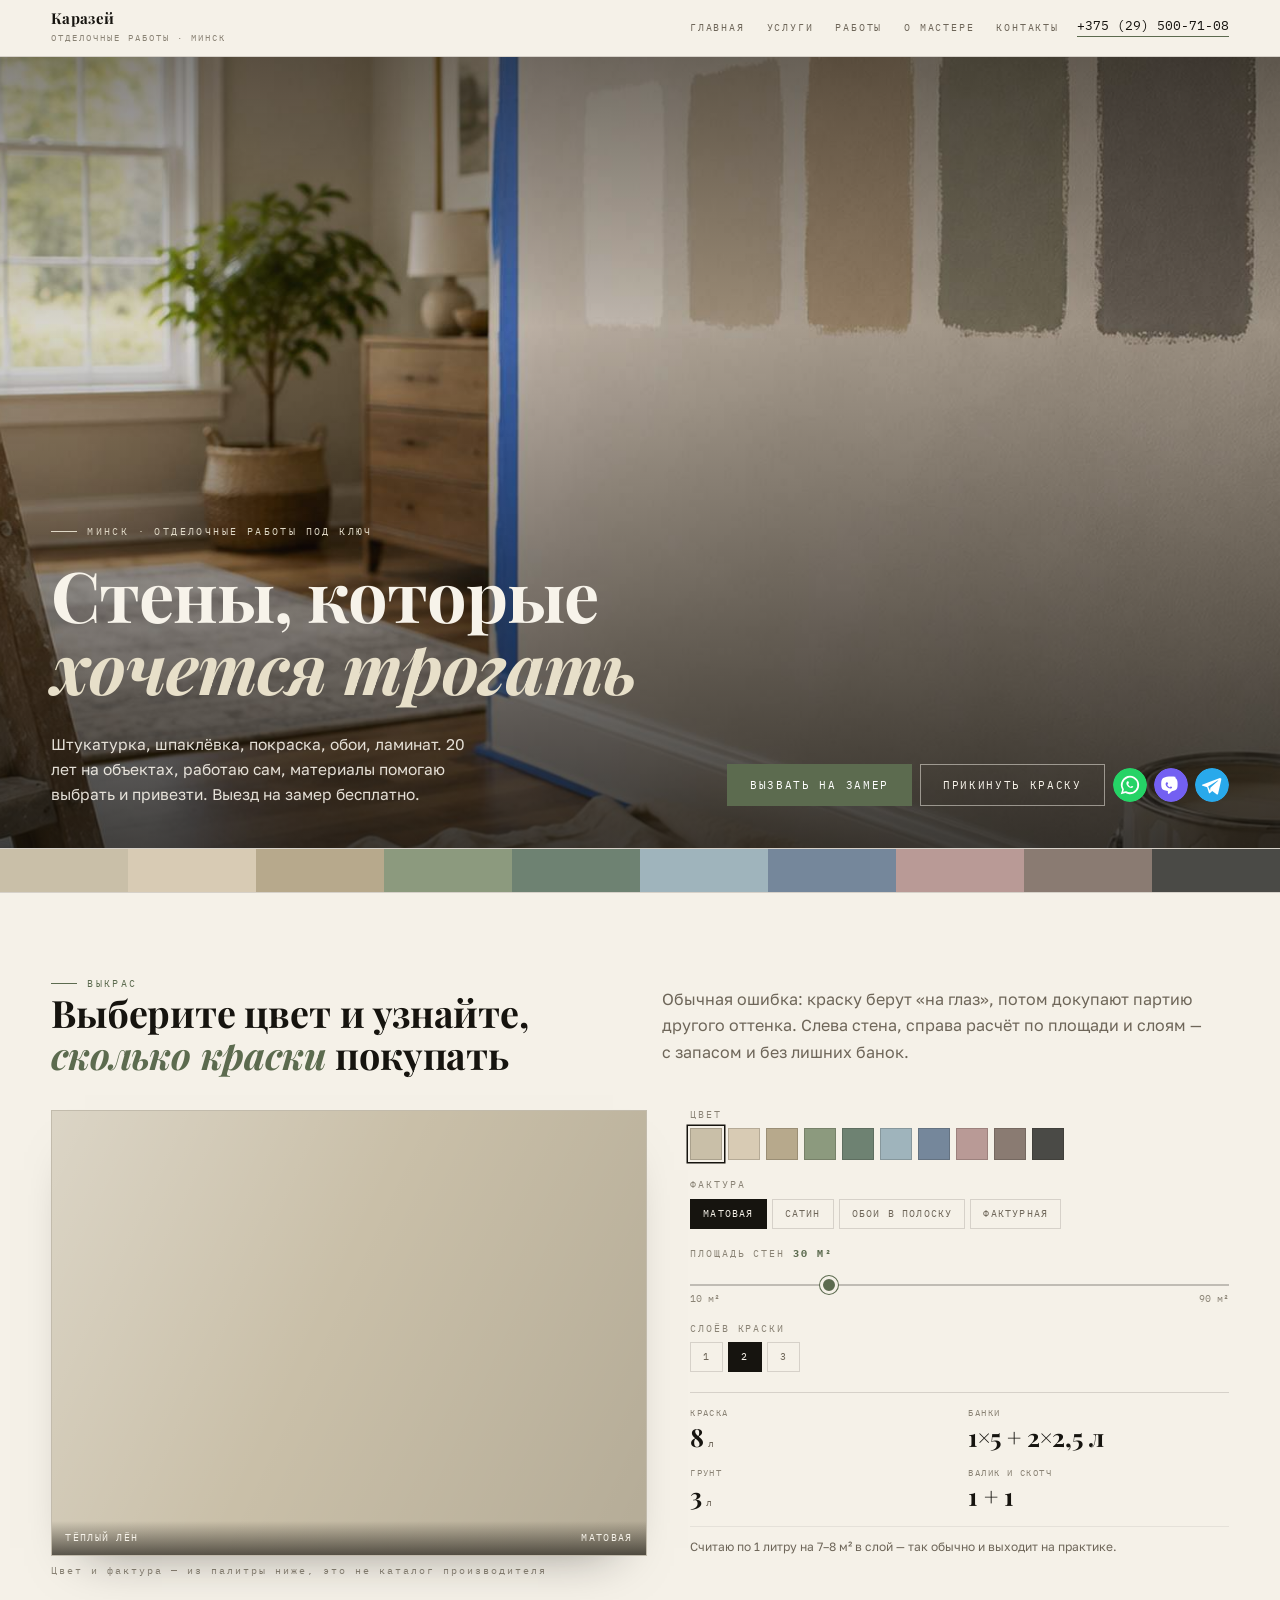
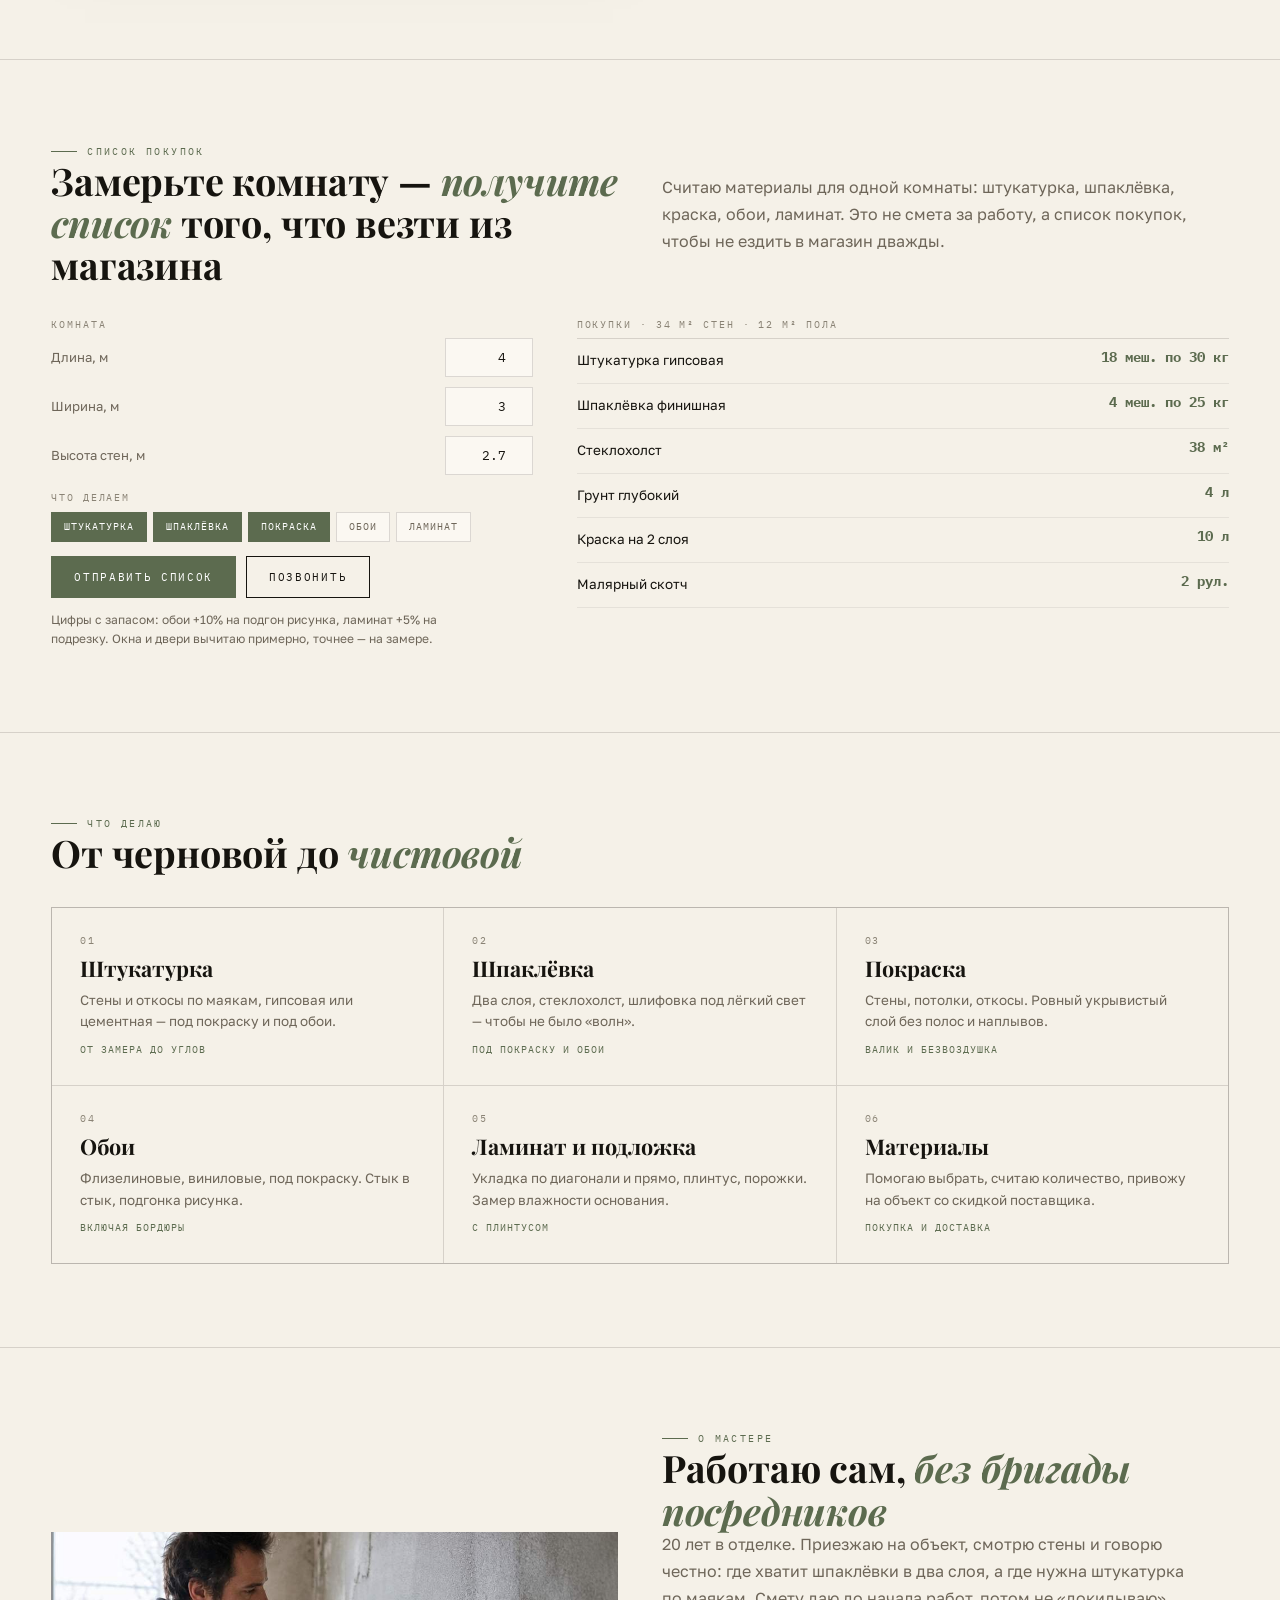
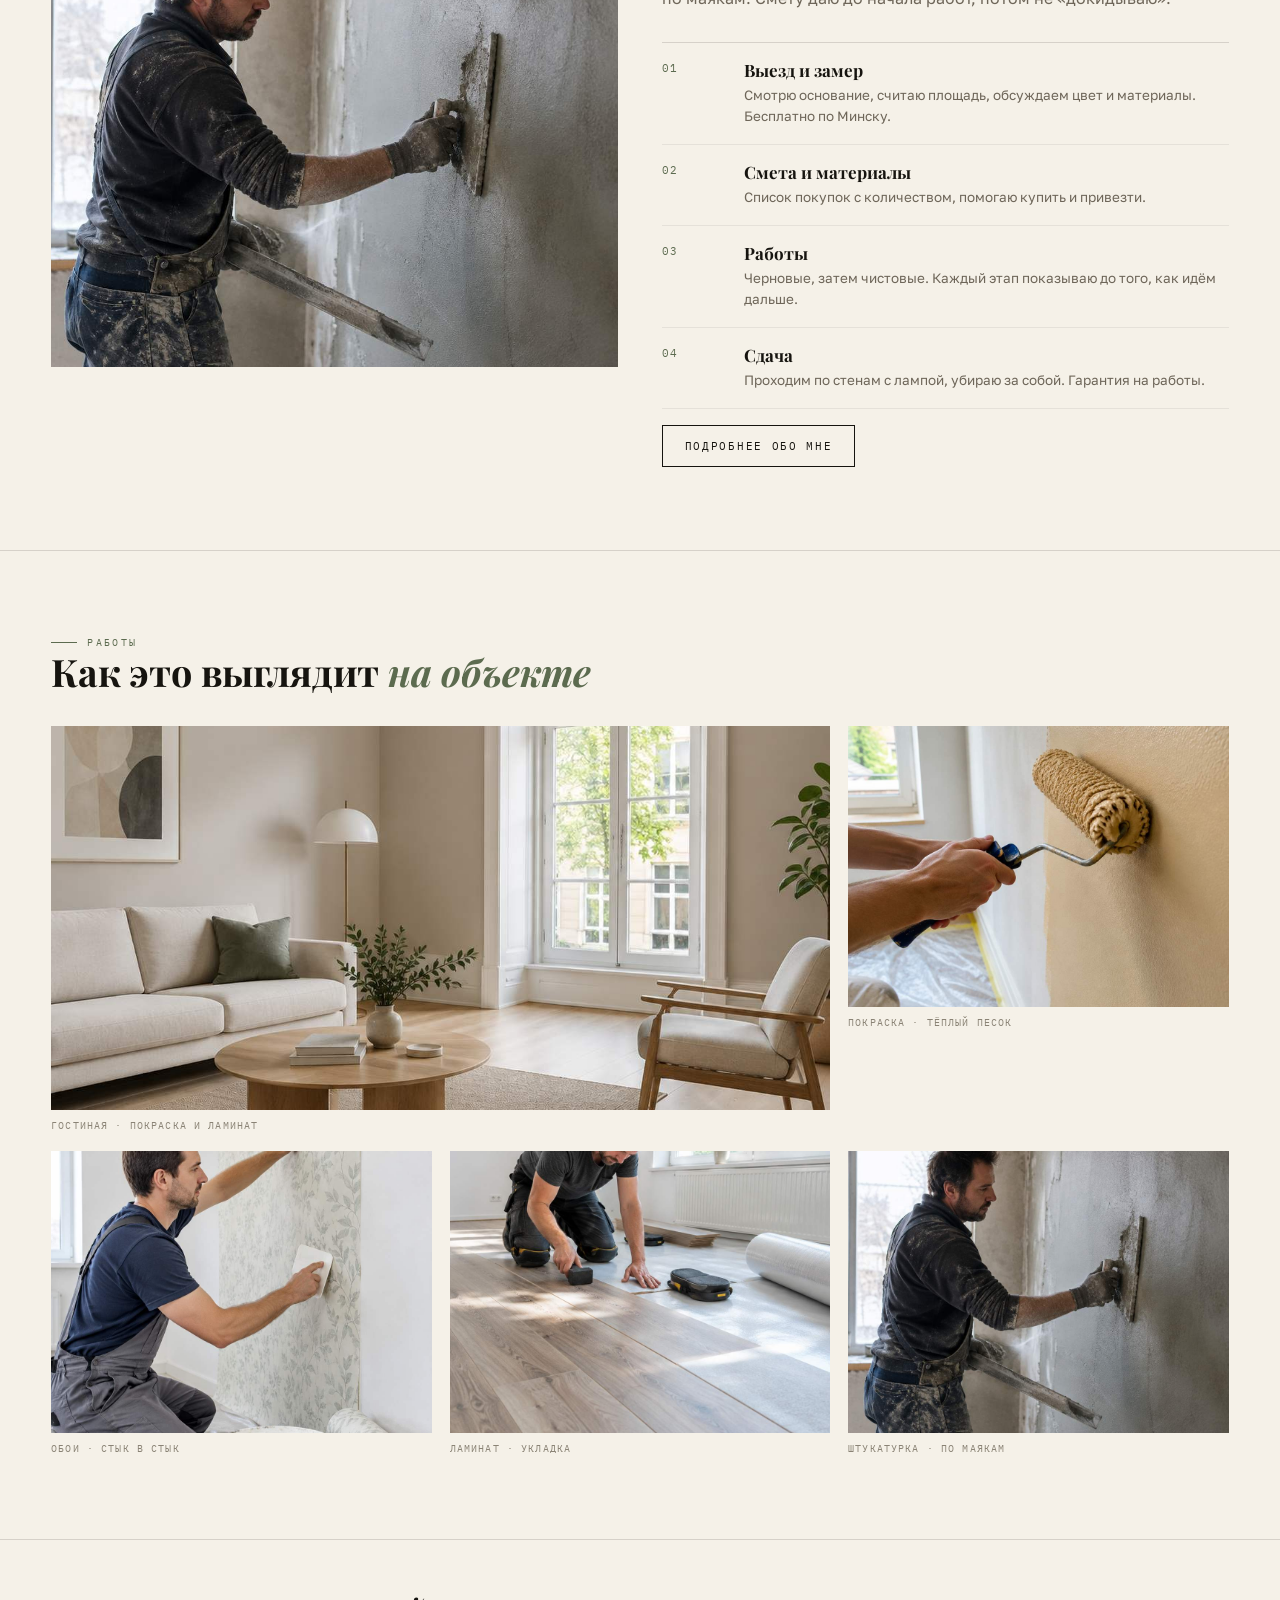
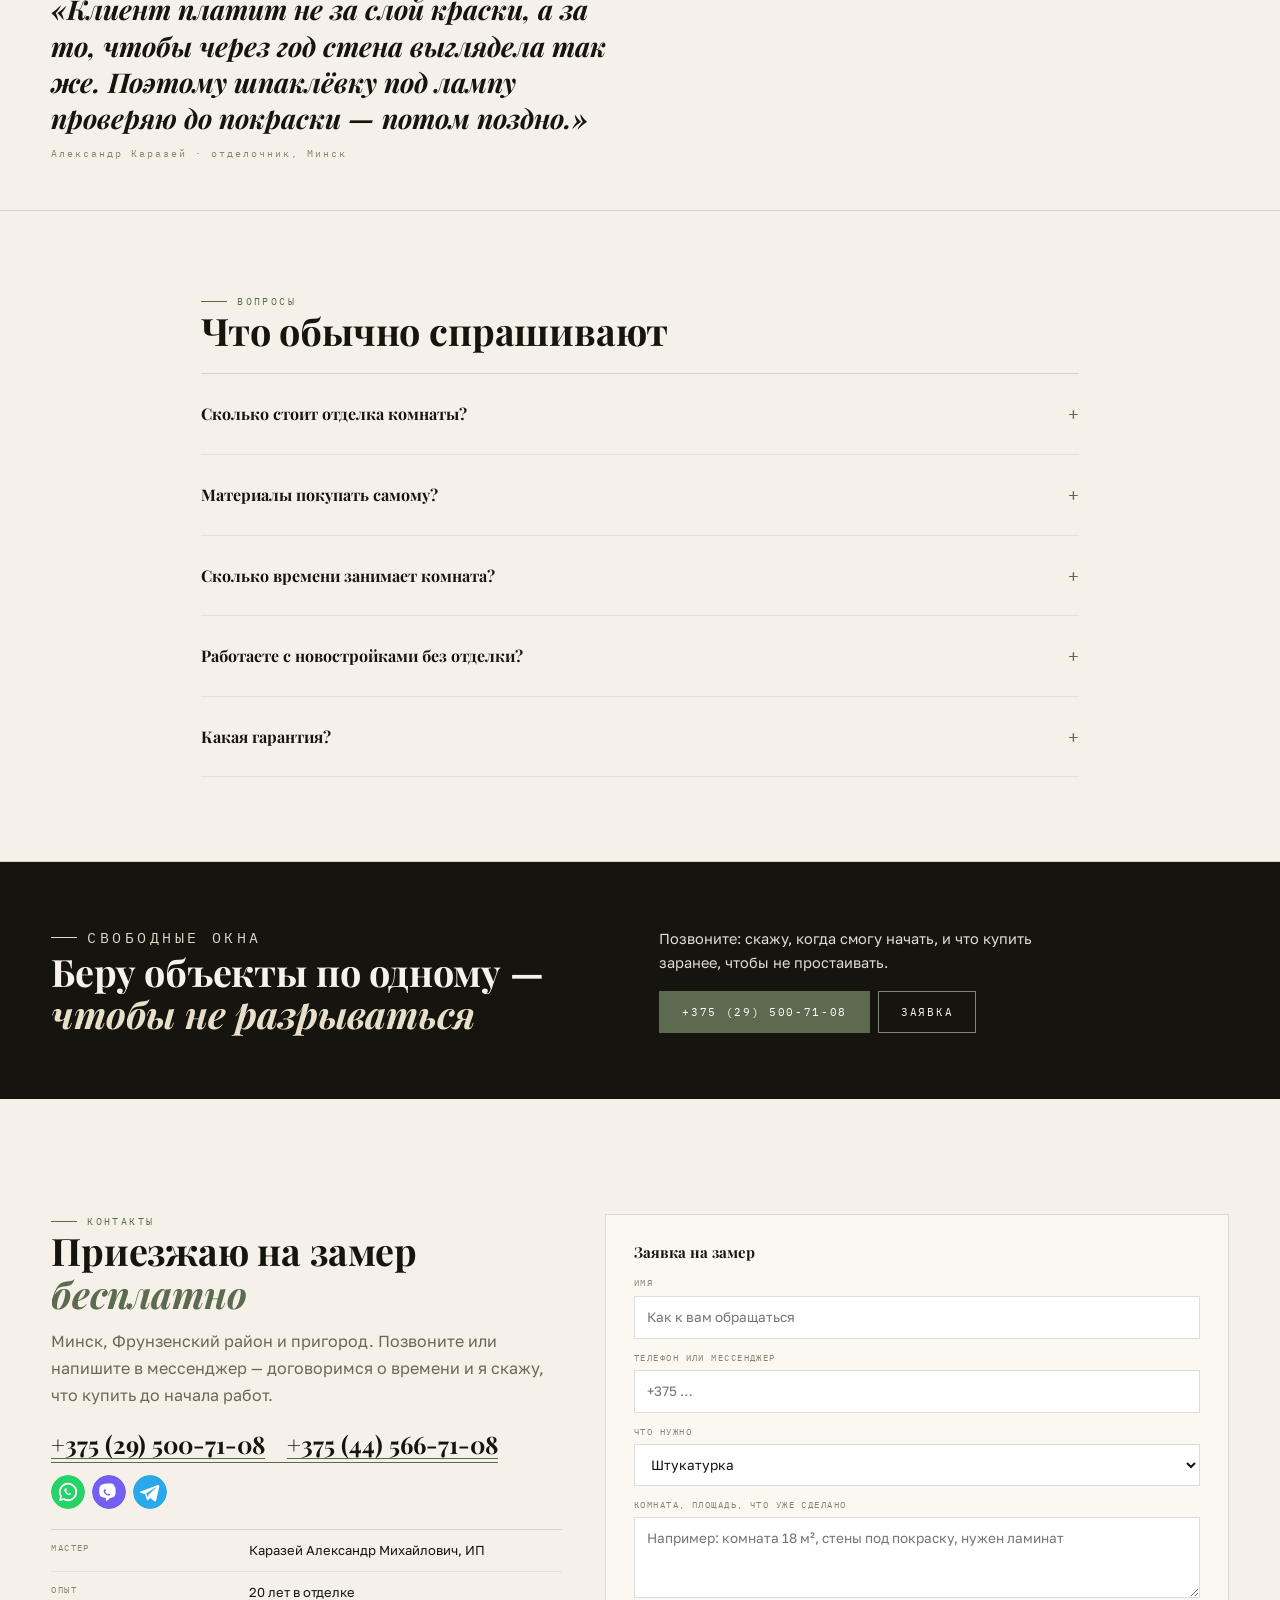
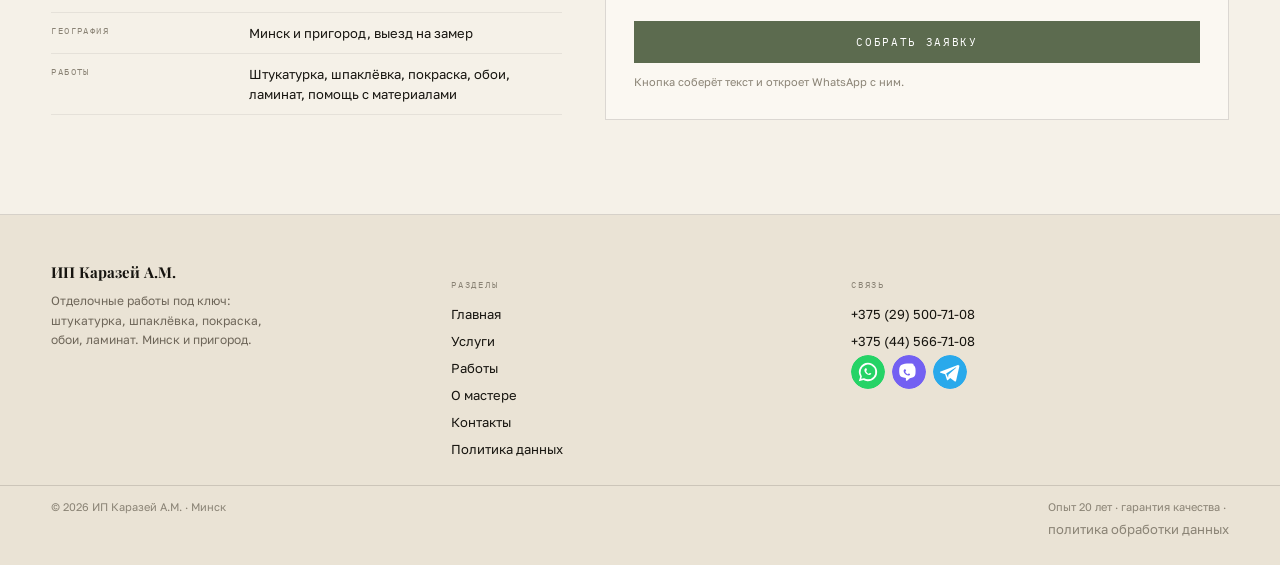
<file: index.html>
<!doctype html>
<html lang="ru">
<head>
<meta charset="utf-8">
<meta name="viewport" content="width=device-width,initial-scale=1">
<title>ИП Каразей А.М. — отделочные работы под ключ в Минске</title>
<meta name="description" content="Штукатурка, шпаклёвка, покраска, обои, ламинат. 20 лет опыта, выезд на замер бесплатно. Минск.">
<style>
:root{--ink:#16140F;--paper:#F5F1E8;--sage:#5C6B4F;--muted:#6E6659}
*,*::before,*::after{box-sizing:border-box}
body{margin:0;background:var(--paper);color:var(--ink);font:400 16px/1.62 "Golos Text",-apple-system,sans-serif;-webkit-font-smoothing:antialiased}
img{display:block;max-width:100%;height:auto}a{color:inherit;text-decoration:none}
h1,h2,h3,p,ul,ol,figure{margin:0}ul,ol{padding:0;list-style:none}
[hidden]{display:none!important}
.wrap{max-width:1560px;margin:0 auto;padding:0 clamp(14px,4vw,56px)}
.head__row{display:flex;align-items:center;gap:18px;padding:11px clamp(14px,4vw,56px);max-width:1560px;margin:0 auto}
.head{position:sticky;top:0;z-index:60;background:rgba(245,241,232,.94);border-bottom:1px solid rgba(22,20,15,.14)}
.hero{position:relative;min-height:min(88svh,820px);display:flex;align-items:flex-end;overflow:hidden}
.hero__img{position:absolute;inset:0}.hero__img img{width:100%;height:100%;object-fit:cover}
.hero__in{position:relative;width:100%;max-width:1560px;margin:0 auto;padding:clamp(26px,5vw,64px) clamp(14px,4vw,56px) clamp(22px,3.4vw,42px);color:#F7F3EA}
</style>
<link rel="preconnect" href="https://fonts.googleapis.com">
<link rel="preconnect" href="https://fonts.gstatic.com" crossorigin>
<link href="https://fonts.googleapis.com/css2?family=Playfair+Display:ital,wght@0,700;1,700&family=Golos+Text:wght@400;500;700&family=IBM+Plex+Mono:wght@400;500&display=swap" rel="stylesheet">
<link rel="stylesheet" href="assets/css/style.v1.css">
<link rel="icon" href="favicon.svg" type="image/svg+xml">
</head>
<body><header class="head"><div class="head__row">
<a class="brand" href="index.html">Каразей<small>Отделочные работы · Минск</small></a>
<nav class="nav" aria-label="Разделы"><a href="index.html" aria-current=page>Главная</a><a href="uslugi.html">Услуги</a><a href="raboty.html">Работы</a><a href="master.html">О мастере</a><a href="kontakty.html">Контакты</a></nav>
<a class="head__tel" href="tel:+375295007108">+375 (29) 500-71-08</a>
<button class="burger" id="burger" type="button" aria-expanded="false" aria-controls="drawer" aria-label="Меню"><span></span><span></span><span></span></button>
</div></header>
<div class="drawer" id="drawer" hidden><div class="drawer__in">
<button class="drawer__x" id="drawerX" type="button" aria-label="Закрыть меню">&times;</button>
<nav class="drawer__nav" aria-label="Мобильное меню">
<a href="index.html">Главная</a><a href="uslugi.html">Услуги</a><a href="raboty.html">Работы</a><a href="master.html">О мастере</a><a href="kontakty.html">Контакты</a>
</nav>
<div class="drawer__meta"><a href="tel:+375295007108">+375 (29) 500-71-08</a><a href="tel:+375445667108">+375 (44) 566-71-08</a>
<div class="msg"><a class="ico ico--wa" href="https://wa.me/375295007108" target="_blank" rel="noopener" aria-label="WhatsApp"></a><a class="ico ico--vb" href="viber://chat?number=%2B375295007108" aria-label="Viber"></a><a class="ico ico--tg" href="https://t.me/+375295007108" target="_blank" rel="noopener" aria-label="Telegram"></a></div>
<p>Минск, Фрунзенский район · выезд на замер по городу</p></div>
</div></div><main>
<section class="hero">
  <div class="hero__img"><img src="assets/img/hero.jpg" alt="Свежепокрашенная стена с выкрасами" width="1600" height="900" fetchpriority="high"></div>
  <div class="hero__in">
    <p class="kick">Минск · отделочные работы под ключ</p>
    <h1 class="hero__h1">Стены, которые<br> <em>хочется трогать</em></h1>
    <div class="hero__row">
      <p class="hero__lead">Штукатурка, шпаклёвка, покраска, обои, ламинат. 20 лет на объектах, работаю сам, материалы помогаю выбрать и привезти. Выезд на замер бесплатно.</p>
      <div class="hero__cta">
        <a class="btn btn--sage" href="tel:+375295007108">Вызвать на замер</a>
        <a class="btn" href="#paint">Прикинуть краску</a>
        <div class="msg"><a class="ico ico--wa" href="https://wa.me/375295007108" target="_blank" rel="noopener" aria-label="WhatsApp"></a><a class="ico ico--vb" href="viber://chat?number=%2B375295007108" aria-label="Viber"></a><a class="ico ico--tg" href="https://t.me/+375295007108" target="_blank" rel="noopener" aria-label="Telegram"></a></div>
      </div>
    </div>
  </div>
</section>

<div class="swbar" aria-hidden="true"><i style="background:#C9BFA8"></i><i style="background:#D8CBB4"></i><i style="background:#B7A98C"></i><i style="background:#8C9A7E"></i><i style="background:#6E8272"></i><i style="background:#9FB4BC"></i><i style="background:#75879B"></i><i style="background:#B99A96"></i><i style="background:#8A7B72"></i><i style="background:#4A4A46"></i></div>

<section class="sec" id="paint">
  <div class="wrap">
    <div class="twocol">
      <div>
        <p class="kick">Выкрас</p>
        <h2 class="h2">Выберите цвет и узнайте, <em>сколько краски</em> покупать</h2>
      </div>
      <p class="lead">Обычная ошибка: краску берут «на глаз», потом докупают партию другого оттенка. Слева стена, справа расчёт по площади и слоям — с запасом и без лишних банок.</p>
    </div>
    <div class="paint">
      <div>
        <div class="paint__wall">
          <b id="wallColor" style="background:#C9BFA8"></b>
          <span class="paint__tex tex-matt" id="wallTex"></span>
          <div class="paint__cap"><span id="capColor">Тёплый лён</span><span id="capTex">матовая</span></div>
        </div>
        <p class="num" style="margin-top:10px">Цвет и фактура — из палитры ниже, это не каталог производителя</p>
      </div>
      <div class="paint__panel">
        <div>
          <span class="fld__l">Цвет</span>
          <div class="sws" id="sws"><button class="sw" type="button" data-c="#C9BFA8" data-n="Тёплый лён" style="background:#C9BFA8" aria-label="Тёплый лён"></button><button class="sw" type="button" data-c="#D8CBB4" data-n="Песок" style="background:#D8CBB4" aria-label="Песок"></button><button class="sw" type="button" data-c="#B7A98C" data-n="Глина" style="background:#B7A98C" aria-label="Глина"></button><button class="sw" type="button" data-c="#8C9A7E" data-n="Шалфей" style="background:#8C9A7E" aria-label="Шалфей"></button><button class="sw" type="button" data-c="#6E8272" data-n="Хвоя" style="background:#6E8272" aria-label="Хвоя"></button><button class="sw" type="button" data-c="#9FB4BC" data-n="Утро" style="background:#9FB4BC" aria-label="Утро"></button><button class="sw" type="button" data-c="#75879B" data-n="Дым" style="background:#75879B" aria-label="Дым"></button><button class="sw" type="button" data-c="#B99A96" data-n="Пудра" style="background:#B99A96" aria-label="Пудра"></button><button class="sw" type="button" data-c="#8A7B72" data-n="Какао" style="background:#8A7B72" aria-label="Какао"></button><button class="sw" type="button" data-c="#4A4A46" data-n="Графит" style="background:#4A4A46" aria-label="Графит"></button></div>
        </div>
        <div>
          <span class="fld__l">Фактура</span>
          <div class="tabs" id="texs">
            <button class="tab is-on" type="button" data-tex="matt" data-t="matt" data-n="матовая">Матовая</button>
            <button class="tab" type="button" data-tex="satin" data-t="satin" data-n="сатин">Сатин</button>
            <button class="tab" type="button" data-tex="paper" data-t="paper" data-n="обои, полоса">Обои в полоску</button>
            <button class="tab" type="button" data-tex="plaster" data-t="plaster" data-n="фактурная">Фактурная</button>
          </div>
        </div>
        <div>
          <span class="fld__l">Площадь стен <b id="areaLbl">30 м²</b></span>
          <input class="rng" id="area" type="range" min="10" max="90" step="1" value="30" aria-label="Площадь стен">
          <div class="rng__v"><span>10 м²</span><span>90 м²</span></div>
        </div>
        <div>
          <span class="fld__l">Слоёв краски</span>
          <div class="tabs" id="layers">
            <button class="tab" type="button" data-l="1">1</button>
            <button class="tab is-on" type="button" data-l="2">2</button>
            <button class="tab" type="button" data-l="3">3</button>
          </div>
        </div>
        <div class="paint__out">
          <div class="out__c"><span>Краска</span><b id="outPaint">—</b><i>л</i></div>
          <div class="out__c"><span>Банки</span><b id="outCans">—</b></div>
          <div class="out__c"><span>Грунт</span><b id="outPrimer">—</b><i>л</i></div>
          <div class="out__c"><span>Валик и скотч</span><b id="outTools">—</b></div>
          <p class="paint__note" id="paintNote">Считаю по 1 литру на 7–8 м² в слой — так обычно и выходит на практике.</p>
        </div>
      </div>
    </div>
  </div>
</section>

<section class="sec" id="shop">
  <div class="wrap">
    <div class="twocol">
      <div>
        <p class="kick">Список покупок</p>
        <h2 class="h2">Замерьте комнату — <em>получите список</em> того, что везти из магазина</h2>
      </div>
      <p class="lead">Считаю материалы для одной комнаты: штукатурка, шпаклёвка, краска, обои, ламинат. Это не смета за работу, а список покупок, чтобы не ездить в магазин дважды.</p>
    </div>
    <div class="shop">
      <div>
        <span class="fld__l">Комната</span>
        <div class="shop__rows">
          <div class="row"><span>Длина, м</span><input id="rL" type="number" value="4" min="1" max="20" step="0.1" inputmode="decimal"></div>
          <div class="row"><span>Ширина, м</span><input id="rW" type="number" value="3" min="1" max="20" step="0.1" inputmode="decimal"></div>
          <div class="row"><span>Высота стен, м</span><input id="rH" type="number" value="2.7" min="2" max="5" step="0.1" inputmode="decimal"></div>
        </div>
        <span class="fld__l" style="margin-top:18px">Что делаем</span>
        <div class="chks" id="works">
          <button class="chk is-on" type="button" data-w="plaster">Штукатурка</button>
          <button class="chk is-on" type="button" data-w="putty">Шпаклёвка</button>
          <button class="chk is-on" type="button" data-w="paint">Покраска</button>
          <button class="chk" type="button" data-w="oboi">Обои</button>
          <button class="chk" type="button" data-w="laminat">Ламинат</button>
        </div>
        <div class="shop__sum">
          <a class="btn btn--sage" id="shopSend" href="https://wa.me/375295007108" target="_blank" rel="noopener">Отправить список</a>
          <a class="btn" href="tel:+375295007108">Позвонить</a>
        </div>
        <p class="shop__hint">Цифры с запасом: обои +10% на подгон рисунка, ламинат +5% на подрезку. Окна и двери вычитаю примерно, точнее — на замере.</p>
      </div>
      <div>
        <span class="fld__l">Покупки · <span id="shopArea">—</span></span>
        <ul class="list" id="shopList"></ul>
      </div>
    </div>
  </div>
</section>

<section class="sec">
  <div class="wrap">
    <p class="kick">Что делаю</p>
    <h2 class="h2">От черновой до <em>чистовой</em></h2>
    <div class="ops">
      <a class="op" href="uslugi.html#plaster"><span class="op__k">01</span><h3 class="op__t">Штукатурка</h3><p class="op__d">Стены и откосы по маякам, гипсовая или цементная — под покраску и под обои.</p><span class="op__p">от замера до углов</span></a>
      <a class="op" href="uslugi.html#putty"><span class="op__k">02</span><h3 class="op__t">Шпаклёвка</h3><p class="op__d">Два слоя, стеклохолст, шлифовка под лёгкий свет — чтобы не было «волн».</p><span class="op__p">под покраску и обои</span></a>
      <a class="op" href="uslugi.html#paint"><span class="op__k">03</span><h3 class="op__t">Покраска</h3><p class="op__d">Стены, потолки, откосы. Ровный укрывистый слой без полос и наплывов.</p><span class="op__p">валик и безвоздушка</span></a>
      <a class="op" href="uslugi.html#oboi"><span class="op__k">04</span><h3 class="op__t">Обои</h3><p class="op__d">Флизелиновые, виниловые, под покраску. Стык в стык, подгонка рисунка.</p><span class="op__p">включая бордюры</span></a>
      <a class="op" href="uslugi.html#laminat"><span class="op__k">05</span><h3 class="op__t">Ламинат и подложка</h3><p class="op__d">Укладка по диагонали и прямо, плинтус, порожки. Замер влажности основания.</p><span class="op__p">с плинтусом</span></a>
      <a class="op" href="uslugi.html#materials"><span class="op__k">06</span><h3 class="op__t">Материалы</h3><p class="op__d">Помогаю выбрать, считаю количество, привожу на объект со скидкой поставщика.</p><span class="op__p">покупка и доставка</span></a>
    </div>
  </div>
</section>

<section class="sec">
  <div class="wrap twocol twocol--flip">
    <div class="twocol__txt">
      <p class="kick">О мастере</p>
      <h2 class="h2">Работаю сам, <em>без бригады посредников</em></h2>
      <p class="lead">20 лет в отделке. Приезжаю на объект, смотрю стены и говорю честно: где хватит шпаклёвки в два слоя, а где нужна штукатурка по маякам. Смету даю до начала работ, потом не «докидываю».</p>
      <ul class="steps">
        <li><span>01</span><b>Выезд и замер</b><p>Смотрю основание, считаю площадь, обсуждаем цвет и материалы. Бесплатно по Минску.</p></li>
        <li><span>02</span><b>Смета и материалы</b><p>Список покупок с количеством, помогаю купить и привезти.</p></li>
        <li><span>03</span><b>Работы</b><p>Черновые, затем чистовые. Каждый этап показываю до того, как идём дальше.</p></li>
        <li><span>04</span><b>Сдача</b><p>Проходим по стенам с лампой, убираю за собой. Гарантия на работы.</p></li>
      </ul>
      <p style="margin-top:16px"><a class="btn" href="master.html">Подробнее обо мне</a></p>
    </div>
    <figure style="margin:0"><img src="assets/img/plaster.jpg" alt="Штукатурные работы на объекте" width="1100" height="780" loading="lazy" style="width:100%;height:clamp(240px,34vw,520px);object-fit:cover"></figure>
  </div>
</section>

<section class="sec">
  <div class="wrap">
    <p class="kick">Работы</p>
    <h2 class="h2">Как это выглядит <em>на объекте</em></h2>
    <div class="gal">
      <figure class="big"><img src="assets/img/room.jpg" alt="Гостиная после отделки" loading="lazy"><figcaption>Гостиная · покраска и ламинат</figcaption></figure>
      <figure><img src="assets/img/roller.jpg" alt="Покраска стены валиком" loading="lazy"><figcaption>Покраска · тёплый песок</figcaption></figure>
      <figure><img src="assets/img/oboi.jpg" alt="Поклейка обоев" loading="lazy"><figcaption>Обои · стык в стык</figcaption></figure>
      <figure><img src="assets/img/laminat.jpg" alt="Укладка ламината" loading="lazy"><figcaption>Ламинат · укладка</figcaption></figure>
      <figure><img src="assets/img/plaster.jpg" alt="Штукатурка по маякам" loading="lazy"><figcaption>Штукатурка · по маякам</figcaption></figure>
    </div>
  </div>
</section>

<section class="sec sec--tight">
  <div class="wrap">
    <p class="quote">«Клиент платит не за слой краски, а за то, чтобы через год стена выглядела так же. Поэтому шпаклёвку под лампу проверяю до покраски — потом поздно.»</p>
    <p class="num" style="margin-top:12px">Александр Каразей · отделочник, Минск</p>
  </div>
</section>

<section class="sec">
  <div class="wrap" style="max-width:980px">
    <p class="kick">Вопросы</p>
    <h2 class="h2">Что обычно спрашивают</h2>
    <div class="faq" style="margin-top:22px;border-top:1px solid rgba(22,20,15,.14)">
      <details><summary>Сколько стоит отделка комнаты?</summary><p>Зависит от состояния стен: где-то нужен только шпаклёванный слой, где-то штукатурка по маякам. Считаю после замера, смету даю до начала работ и не меняю по ходу.</p></details>
      <details><summary>Материалы покупать самому?</summary><p>Можно вместе: я считаю количество, помогаю выбрать и привожу на объект. Так не остаётся лишних мешков и не приходится докупать краску другим оттенком.</p></details>
      <details><summary>Сколько времени занимает комната?</summary><p>Шпаклёвка с покраской — обычно 4–6 дней с сушкой слоёв. Штукатурка добавляет время на набор прочности. Точные сроки называю на замере.</p></details>
      <details><summary>Работаете с новостройками без отделки?</summary><p>Да, это основной объём: стены после застройщика, стяжка, кривые углы. Начинаю с замера геометрии.</p></details>
      <details><summary>Какая гарантия?</summary><p>На работы — гарантия качества. Если появились трещины по швам или отходит обои, приезжаю и разбираюсь.</p></details>
    </div>
  </div>
</section>

<section class="sec cta">
  <div class="wrap cta__in">
    <div><p class="kick" style="color:#DFD8C6">Свободные окна</p><h2 class="h2" style="color:#F7F3EA">Беру объекты по одному — <em style="color:#E7DFC9">чтобы не разрываться</em></h2></div>
    <div><p class="lead" style="color:rgba(247,243,234,.9)">Позвоните: скажу, когда смогу начать, и что купить заранее, чтобы не простаивать.</p>
      <div class="cta__acts"><a class="btn btn--sage" href="tel:+375295007108">+375 (29) 500-71-08</a><a class="btn" style="border-color:rgba(247,243,234,.5);color:#F7F3EA" href="#cnt">Заявка</a></div></div>
  </div>
</section>

<section class="sec" id="cnt">
  <div class="wrap cnt">
    <div>
      <p class="kick">Контакты</p>
      <h2 class="h2">Приезжаю на замер <em>бесплатно</em></h2>
      <p class="lead" style="margin-top:14px">Минск, Фрунзенский район и пригород. Позвоните или напишите в мессенджер — договоримся о времени и я скажу, что купить до начала работ.</p>
      <p class="tel"><a href="tel:+375295007108">+375 (29) 500-71-08</a><a href="tel:+375445667108">+375 (44) 566-71-08</a></p>
      <div class="msg" style="margin-top:12px"><a class="ico ico--wa" href="https://wa.me/375295007108" target="_blank" rel="noopener" aria-label="WhatsApp"></a><a class="ico ico--vb" href="viber://chat?number=%2B375295007108" aria-label="Viber"></a><a class="ico ico--tg" href="https://t.me/+375295007108" target="_blank" rel="noopener" aria-label="Telegram"></a></div>
      <dl class="defs">
        <div><dt>Мастер</dt><dd>Каразей Александр Михайлович, ИП</dd></div>
        <div><dt>Опыт</dt><dd>20 лет в отделке</dd></div>
        <div><dt>География</dt><dd>Минск и пригород, выезд на замер</dd></div>
        <div><dt>Работы</dt><dd>Штукатурка, шпаклёвка, покраска, обои, ламинат, помощь с материалами</dd></div>
      </dl>
    </div>
    <form class="form" id="leadForm" novalidate>
      <p class="form__t">Заявка на замер</p>
      <label for="fName">Имя</label><input id="fName" name="name" autocomplete="name" placeholder="Как к вам обращаться" required>
      <label for="fTel">Телефон или мессенджер</label><input id="fTel" name="tel" placeholder="+375 …" required>
      <label for="fWhat">Что нужно</label>
      <select id="fWhat" name="what"><option>Штукатурка</option><option>Шпаклёвка и покраска</option><option>Обои</option><option>Ламинат</option><option>Отделка под ключ</option><option>Нужен совет по материалам</option></select>
      <label for="fNote">Комната, площадь, что уже сделано</label>
      <textarea id="fNote" name="note" rows="3" placeholder="Например: комната 18 м², стены под покраску, нужен ламинат"></textarea>
      <button class="btn btn--sage form__b" type="submit">Собрать заявку</button>
      <p class="form__n">Кнопка соберёт текст и откроет WhatsApp с ним.</p>
      <div class="form__ok" id="formOk" hidden>
        <p class="form__t" style="margin:0 0 8px">Заявка готова</p>
        <pre id="okText"></pre>
        <div class="form__ok-acts"><a class="btn btn--sage" id="okSend" href="https://wa.me/375295007108" target="_blank" rel="noopener">Открыть WhatsApp</a><button class="btn" type="button" id="okCopy">Скопировать</button></div>
      </div>
    </form>
  </div>
</section></main><footer class="foot"><div class="wrap foot__g">
<div><p class="foot__n">ИП Каразей А.М.</p><p class="foot__s">Отделочные работы под ключ: штукатурка, шпаклёвка, покраска, обои, ламинат. Минск и пригород.</p></div>
<div><p class="foot__h">Разделы</p><a href="index.html">Главная</a><a href="uslugi.html">Услуги</a><a href="raboty.html">Работы</a><a href="master.html">О мастере</a><a href="kontakty.html">Контакты</a><a href="politika.html">Политика данных</a></div>
<div><p class="foot__h">Связь</p><a href="tel:+375295007108">+375 (29) 500-71-08</a><a href="tel:+375445667108">+375 (44) 566-71-08</a>
<div class="msg"><a class="ico ico--wa" href="https://wa.me/375295007108" target="_blank" rel="noopener" aria-label="WhatsApp"></a><a class="ico ico--vb" href="viber://chat?number=%2B375295007108" aria-label="Viber"></a><a class="ico ico--tg" href="https://t.me/+375295007108" target="_blank" rel="noopener" aria-label="Telegram"></a></div></div>
</div>
<div class="wrap foot__b"><p>&copy; <span id="year">2026</span> ИП Каразей А.М. · Минск</p><p>Опыт 20 лет · гарантия качества · <a href="politika.html">политика обработки данных</a></p></div>
</footer>
<nav class="mobbar" aria-label="Быстрая связь">
<a class="mobbar__b mobbar__b--call" href="tel:+375295007108">Позвонить</a>
<a class="mobbar__b mobbar__b--wa" href="https://wa.me/375295007108" target="_blank" rel="noopener">WhatsApp</a>
<a class="mobbar__b mobbar__b--vb" href="viber://chat?number=%2B375295007108">Viber</a>
<a class="mobbar__b mobbar__b--tg" href="https://t.me/+375295007108" target="_blank" rel="noopener">Telegram</a>
</nav>
<script src="assets/js/main.v2.js"></script>
</body>
</html>
</file>
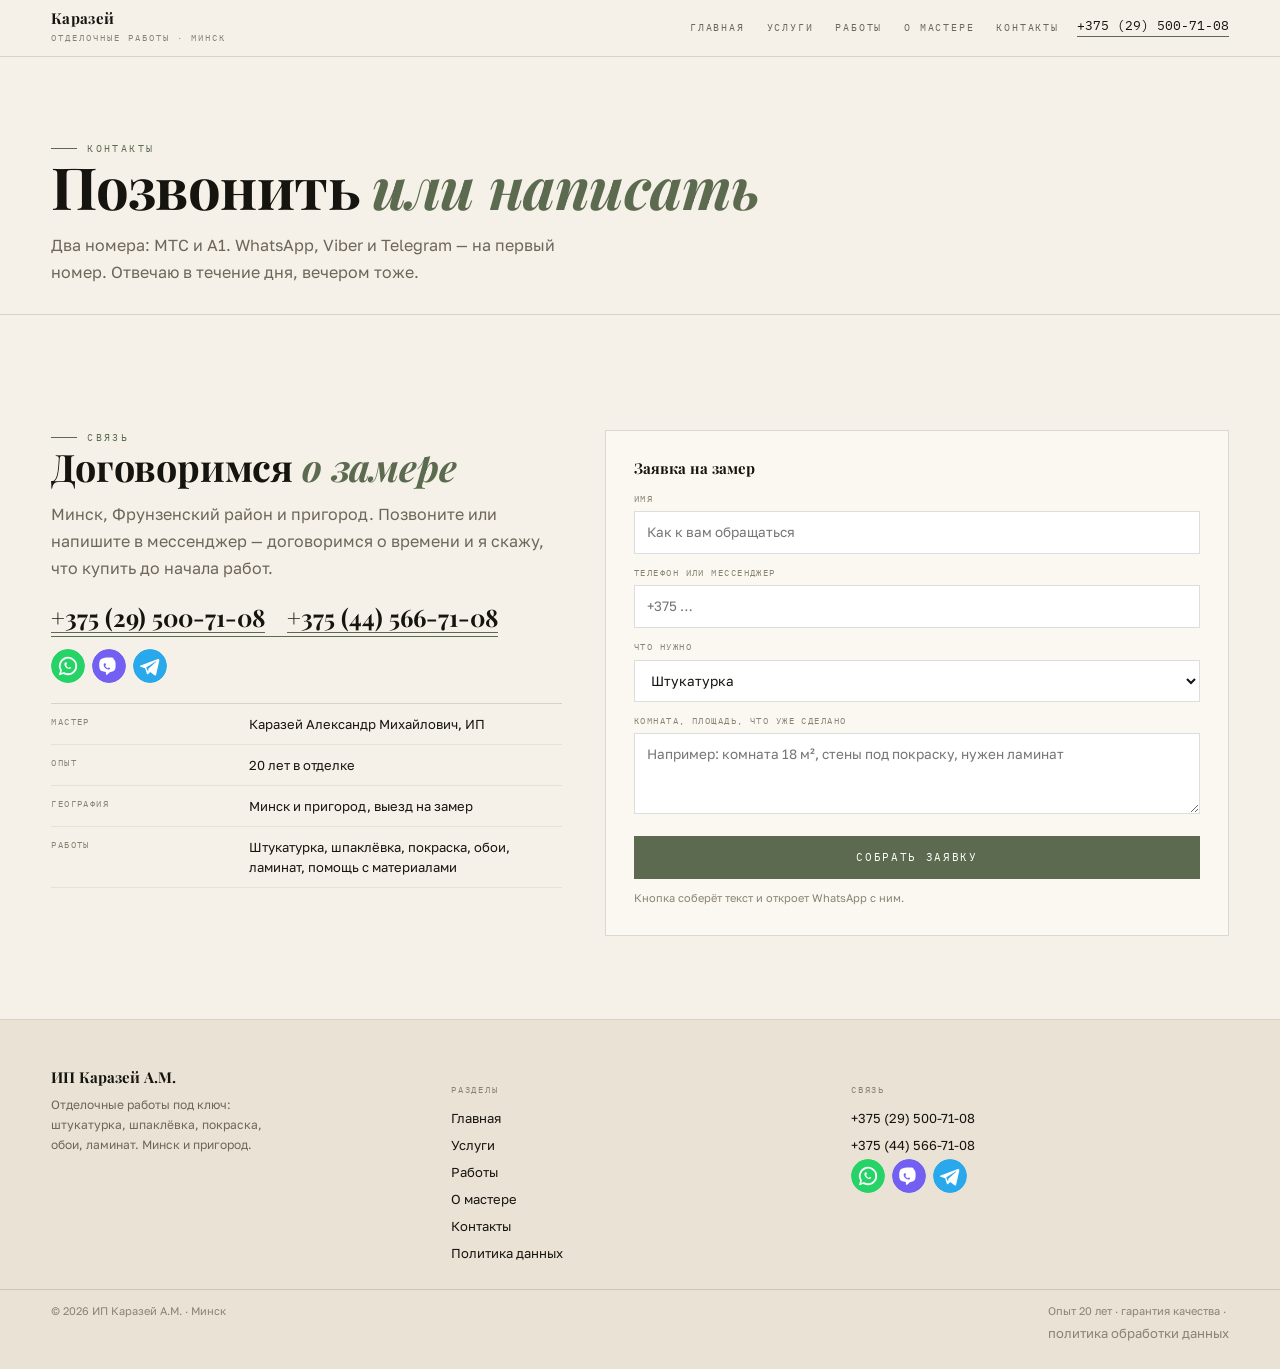
<file: kontakty.html>
<!doctype html>
<html lang="ru">
<head>
<meta charset="utf-8">
<meta name="viewport" content="width=device-width,initial-scale=1">
<title>Контакты — ИП Каразей А.М., Минск</title>
<meta name="description" content="Телефоны, мессенджеры, выезд на замер.">
<style>
:root{--ink:#16140F;--paper:#F5F1E8;--sage:#5C6B4F;--muted:#6E6659}
*,*::before,*::after{box-sizing:border-box}
body{margin:0;background:var(--paper);color:var(--ink);font:400 16px/1.62 "Golos Text",-apple-system,sans-serif;-webkit-font-smoothing:antialiased}
img{display:block;max-width:100%;height:auto}a{color:inherit;text-decoration:none}
h1,h2,h3,p,ul,ol,figure{margin:0}ul,ol{padding:0;list-style:none}
[hidden]{display:none!important}
.wrap{max-width:1560px;margin:0 auto;padding:0 clamp(14px,4vw,56px)}
.head__row{display:flex;align-items:center;gap:18px;padding:11px clamp(14px,4vw,56px);max-width:1560px;margin:0 auto}
.head{position:sticky;top:0;z-index:60;background:rgba(245,241,232,.94);border-bottom:1px solid rgba(22,20,15,.14)}
.hero{position:relative;min-height:min(88svh,820px);display:flex;align-items:flex-end;overflow:hidden}
.hero__img{position:absolute;inset:0}.hero__img img{width:100%;height:100%;object-fit:cover}
.hero__in{position:relative;width:100%;max-width:1560px;margin:0 auto;padding:clamp(26px,5vw,64px) clamp(14px,4vw,56px) clamp(22px,3.4vw,42px);color:#F7F3EA}
</style>
<link rel="preconnect" href="https://fonts.googleapis.com">
<link rel="preconnect" href="https://fonts.gstatic.com" crossorigin>
<link href="https://fonts.googleapis.com/css2?family=Playfair+Display:ital,wght@0,700;1,700&family=Golos+Text:wght@400;500;700&family=IBM+Plex+Mono:wght@400;500&display=swap" rel="stylesheet">
<link rel="stylesheet" href="assets/css/style.v1.css">
<link rel="icon" href="favicon.svg" type="image/svg+xml">
</head>
<body><header class="head"><div class="head__row">
<a class="brand" href="index.html">Каразей<small>Отделочные работы · Минск</small></a>
<nav class="nav" aria-label="Разделы"><a href="index.html">Главная</a><a href="uslugi.html">Услуги</a><a href="raboty.html">Работы</a><a href="master.html">О мастере</a><a href="kontakty.html" aria-current=page>Контакты</a></nav>
<a class="head__tel" href="tel:+375295007108">+375 (29) 500-71-08</a>
<button class="burger" id="burger" type="button" aria-expanded="false" aria-controls="drawer" aria-label="Меню"><span></span><span></span><span></span></button>
</div></header>
<div class="drawer" id="drawer" hidden><div class="drawer__in">
<button class="drawer__x" id="drawerX" type="button" aria-label="Закрыть меню">&times;</button>
<nav class="drawer__nav" aria-label="Мобильное меню">
<a href="index.html">Главная</a><a href="uslugi.html">Услуги</a><a href="raboty.html">Работы</a><a href="master.html">О мастере</a><a href="kontakty.html">Контакты</a>
</nav>
<div class="drawer__meta"><a href="tel:+375295007108">+375 (29) 500-71-08</a><a href="tel:+375445667108">+375 (44) 566-71-08</a>
<div class="msg"><a class="ico ico--wa" href="https://wa.me/375295007108" target="_blank" rel="noopener" aria-label="WhatsApp"></a><a class="ico ico--vb" href="viber://chat?number=%2B375295007108" aria-label="Viber"></a><a class="ico ico--tg" href="https://t.me/+375295007108" target="_blank" rel="noopener" aria-label="Telegram"></a></div>
<p>Минск, Фрунзенский район · выезд на замер по городу</p></div>
</div></div><main><section class="sec" style="padding-bottom:clamp(16px,2.4vw,28px)"><div class="wrap"><p class="kick">Контакты</p><h1 class="h1">Позвонить <em>или написать</em></h1><p class="lead" style="margin-top:16px">Два номера: МТС и А1. WhatsApp, Viber и Telegram — на первый номер. Отвечаю в течение дня, вечером тоже.</p></div></section>
<section class="sec" id="cnt">
  <div class="wrap cnt">
    <div>
      <p class="kick">Связь</p>
      <h2 class="h2">Договоримся <em>о замере</em></h2>
      <p class="lead" style="margin-top:14px">Минск, Фрунзенский район и пригород. Позвоните или напишите в мессенджер — договоримся о времени и я скажу, что купить до начала работ.</p>
      <p class="tel"><a href="tel:+375295007108">+375 (29) 500-71-08</a><a href="tel:+375445667108">+375 (44) 566-71-08</a></p>
      <div class="msg" style="margin-top:12px"><a class="ico ico--wa" href="https://wa.me/375295007108" target="_blank" rel="noopener" aria-label="WhatsApp"></a><a class="ico ico--vb" href="viber://chat?number=%2B375295007108" aria-label="Viber"></a><a class="ico ico--tg" href="https://t.me/+375295007108" target="_blank" rel="noopener" aria-label="Telegram"></a></div>
      <dl class="defs">
        <div><dt>Мастер</dt><dd>Каразей Александр Михайлович, ИП</dd></div>
        <div><dt>Опыт</dt><dd>20 лет в отделке</dd></div>
        <div><dt>География</dt><dd>Минск и пригород, выезд на замер</dd></div>
        <div><dt>Работы</dt><dd>Штукатурка, шпаклёвка, покраска, обои, ламинат, помощь с материалами</dd></div>
      </dl>
    </div>
    <form class="form" id="leadForm" novalidate>
      <p class="form__t">Заявка на замер</p>
      <label for="fName">Имя</label><input id="fName" name="name" autocomplete="name" placeholder="Как к вам обращаться" required>
      <label for="fTel">Телефон или мессенджер</label><input id="fTel" name="tel" placeholder="+375 …" required>
      <label for="fWhat">Что нужно</label>
      <select id="fWhat" name="what"><option>Штукатурка</option><option>Шпаклёвка и покраска</option><option>Обои</option><option>Ламинат</option><option>Отделка под ключ</option><option>Нужен совет по материалам</option></select>
      <label for="fNote">Комната, площадь, что уже сделано</label>
      <textarea id="fNote" name="note" rows="3" placeholder="Например: комната 18 м², стены под покраску, нужен ламинат"></textarea>
      <button class="btn btn--sage form__b" type="submit">Собрать заявку</button>
      <p class="form__n">Кнопка соберёт текст и откроет WhatsApp с ним.</p>
      <div class="form__ok" id="formOk" hidden>
        <p class="form__t" style="margin:0 0 8px">Заявка готова</p>
        <pre id="okText"></pre>
        <div class="form__ok-acts"><a class="btn btn--sage" id="okSend" href="https://wa.me/375295007108" target="_blank" rel="noopener">Открыть WhatsApp</a><button class="btn" type="button" id="okCopy">Скопировать</button></div>
      </div>
    </form>
  </div>
</section></main><footer class="foot"><div class="wrap foot__g">
<div><p class="foot__n">ИП Каразей А.М.</p><p class="foot__s">Отделочные работы под ключ: штукатурка, шпаклёвка, покраска, обои, ламинат. Минск и пригород.</p></div>
<div><p class="foot__h">Разделы</p><a href="index.html">Главная</a><a href="uslugi.html">Услуги</a><a href="raboty.html">Работы</a><a href="master.html">О мастере</a><a href="kontakty.html">Контакты</a><a href="politika.html">Политика данных</a></div>
<div><p class="foot__h">Связь</p><a href="tel:+375295007108">+375 (29) 500-71-08</a><a href="tel:+375445667108">+375 (44) 566-71-08</a>
<div class="msg"><a class="ico ico--wa" href="https://wa.me/375295007108" target="_blank" rel="noopener" aria-label="WhatsApp"></a><a class="ico ico--vb" href="viber://chat?number=%2B375295007108" aria-label="Viber"></a><a class="ico ico--tg" href="https://t.me/+375295007108" target="_blank" rel="noopener" aria-label="Telegram"></a></div></div>
</div>
<div class="wrap foot__b"><p>&copy; <span id="year">2026</span> ИП Каразей А.М. · Минск</p><p>Опыт 20 лет · гарантия качества · <a href="politika.html">политика обработки данных</a></p></div>
</footer>
<nav class="mobbar" aria-label="Быстрая связь">
<a class="mobbar__b mobbar__b--call" href="tel:+375295007108">Позвонить</a>
<a class="mobbar__b mobbar__b--wa" href="https://wa.me/375295007108" target="_blank" rel="noopener">WhatsApp</a>
<a class="mobbar__b mobbar__b--vb" href="viber://chat?number=%2B375295007108">Viber</a>
<a class="mobbar__b mobbar__b--tg" href="https://t.me/+375295007108" target="_blank" rel="noopener">Telegram</a>
</nav>
<script src="assets/js/main.v2.js"></script>
</body>
</html>
</file>
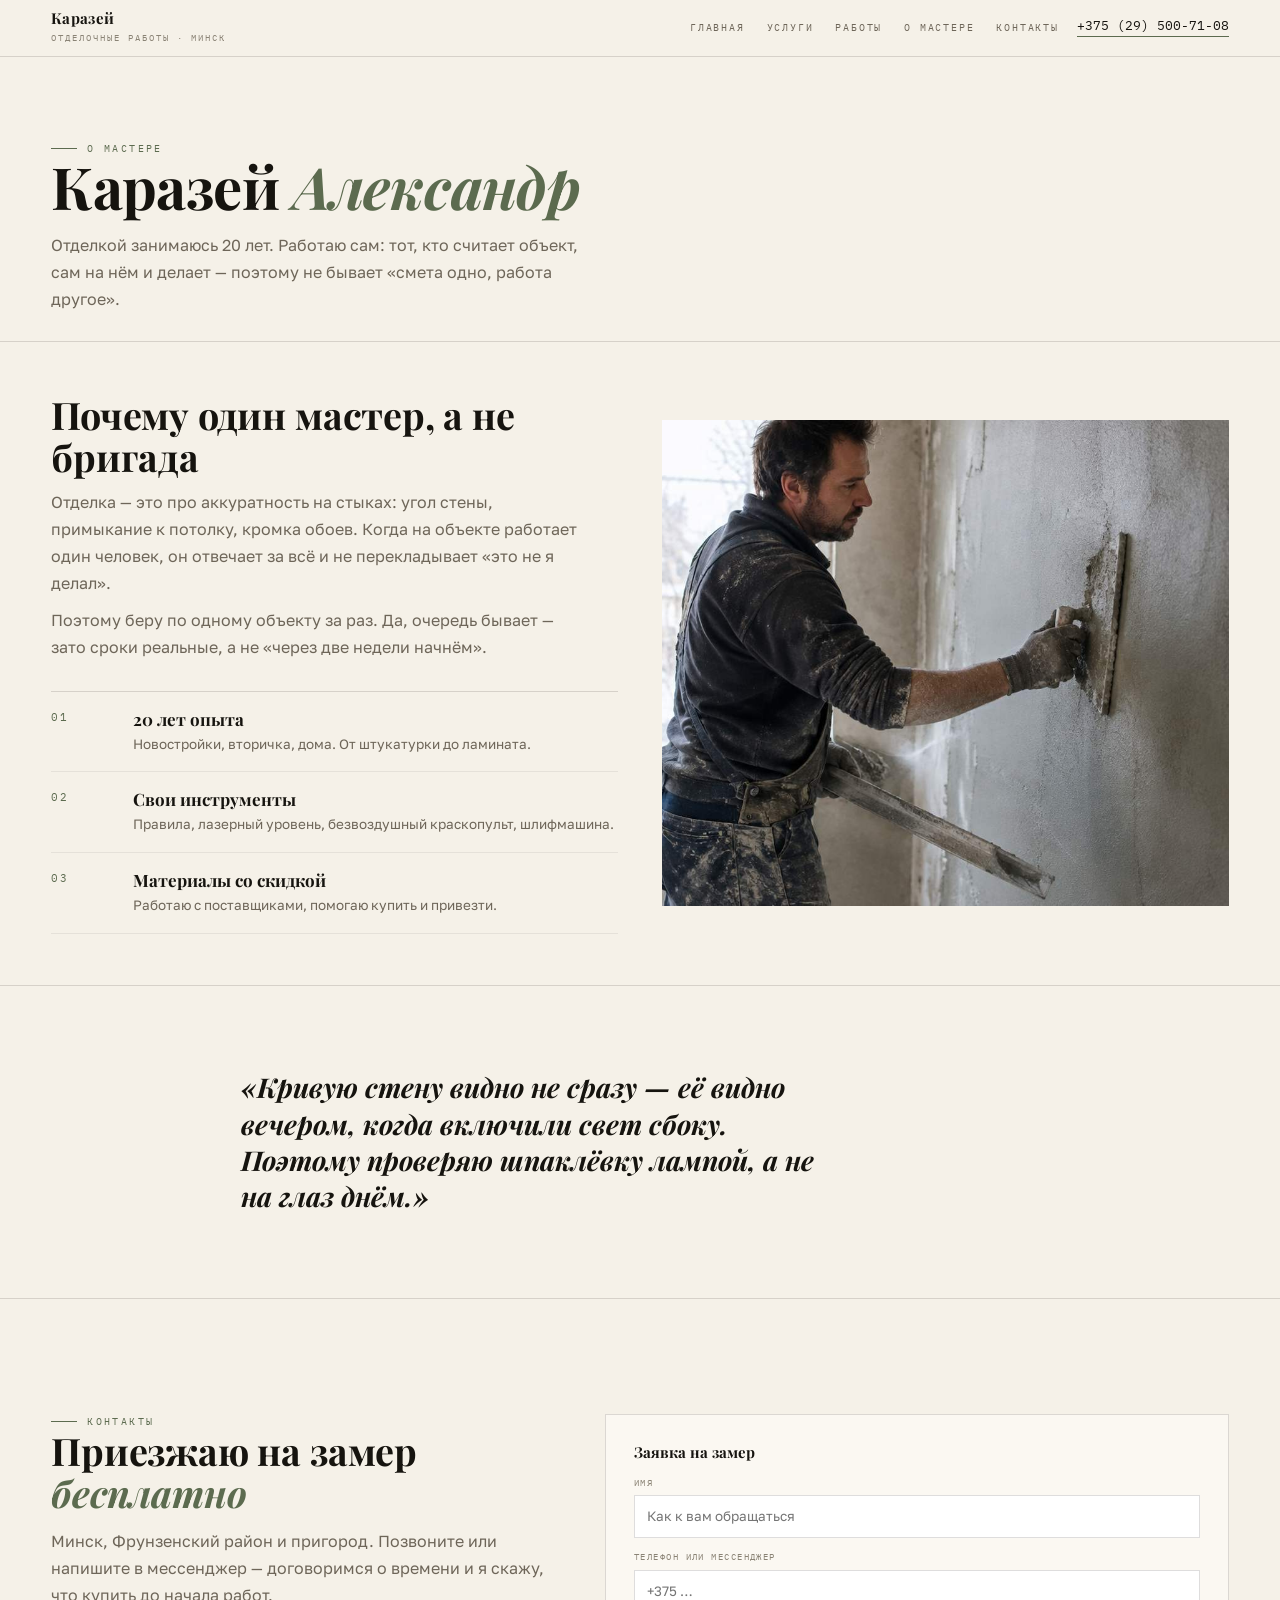
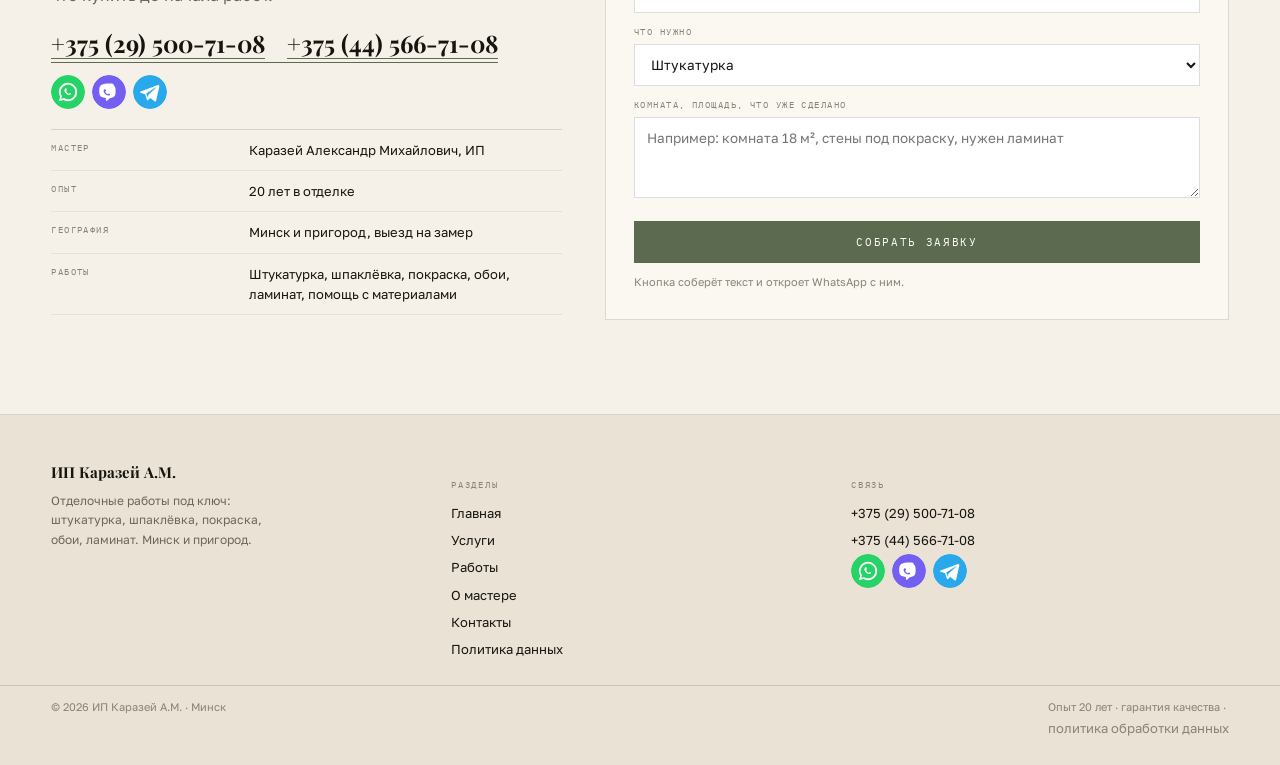
<file: master.html>
<!doctype html>
<html lang="ru">
<head>
<meta charset="utf-8">
<meta name="viewport" content="width=device-width,initial-scale=1">
<title>О мастере — Александр Каразей, 20 лет опыта</title>
<meta name="description" content="Отделочник в Минске: работаю сам, без субподряда.">
<style>
:root{--ink:#16140F;--paper:#F5F1E8;--sage:#5C6B4F;--muted:#6E6659}
*,*::before,*::after{box-sizing:border-box}
body{margin:0;background:var(--paper);color:var(--ink);font:400 16px/1.62 "Golos Text",-apple-system,sans-serif;-webkit-font-smoothing:antialiased}
img{display:block;max-width:100%;height:auto}a{color:inherit;text-decoration:none}
h1,h2,h3,p,ul,ol,figure{margin:0}ul,ol{padding:0;list-style:none}
[hidden]{display:none!important}
.wrap{max-width:1560px;margin:0 auto;padding:0 clamp(14px,4vw,56px)}
.head__row{display:flex;align-items:center;gap:18px;padding:11px clamp(14px,4vw,56px);max-width:1560px;margin:0 auto}
.head{position:sticky;top:0;z-index:60;background:rgba(245,241,232,.94);border-bottom:1px solid rgba(22,20,15,.14)}
.hero{position:relative;min-height:min(88svh,820px);display:flex;align-items:flex-end;overflow:hidden}
.hero__img{position:absolute;inset:0}.hero__img img{width:100%;height:100%;object-fit:cover}
.hero__in{position:relative;width:100%;max-width:1560px;margin:0 auto;padding:clamp(26px,5vw,64px) clamp(14px,4vw,56px) clamp(22px,3.4vw,42px);color:#F7F3EA}
</style>
<link rel="preconnect" href="https://fonts.googleapis.com">
<link rel="preconnect" href="https://fonts.gstatic.com" crossorigin>
<link href="https://fonts.googleapis.com/css2?family=Playfair+Display:ital,wght@0,700;1,700&family=Golos+Text:wght@400;500;700&family=IBM+Plex+Mono:wght@400;500&display=swap" rel="stylesheet">
<link rel="stylesheet" href="assets/css/style.v1.css">
<link rel="icon" href="favicon.svg" type="image/svg+xml">
</head>
<body><header class="head"><div class="head__row">
<a class="brand" href="index.html">Каразей<small>Отделочные работы · Минск</small></a>
<nav class="nav" aria-label="Разделы"><a href="index.html">Главная</a><a href="uslugi.html">Услуги</a><a href="raboty.html">Работы</a><a href="master.html" aria-current=page>О мастере</a><a href="kontakty.html">Контакты</a></nav>
<a class="head__tel" href="tel:+375295007108">+375 (29) 500-71-08</a>
<button class="burger" id="burger" type="button" aria-expanded="false" aria-controls="drawer" aria-label="Меню"><span></span><span></span><span></span></button>
</div></header>
<div class="drawer" id="drawer" hidden><div class="drawer__in">
<button class="drawer__x" id="drawerX" type="button" aria-label="Закрыть меню">&times;</button>
<nav class="drawer__nav" aria-label="Мобильное меню">
<a href="index.html">Главная</a><a href="uslugi.html">Услуги</a><a href="raboty.html">Работы</a><a href="master.html">О мастере</a><a href="kontakty.html">Контакты</a>
</nav>
<div class="drawer__meta"><a href="tel:+375295007108">+375 (29) 500-71-08</a><a href="tel:+375445667108">+375 (44) 566-71-08</a>
<div class="msg"><a class="ico ico--wa" href="https://wa.me/375295007108" target="_blank" rel="noopener" aria-label="WhatsApp"></a><a class="ico ico--vb" href="viber://chat?number=%2B375295007108" aria-label="Viber"></a><a class="ico ico--tg" href="https://t.me/+375295007108" target="_blank" rel="noopener" aria-label="Telegram"></a></div>
<p>Минск, Фрунзенский район · выезд на замер по городу</p></div>
</div></div><main><section class="sec" style="padding-bottom:clamp(16px,2.4vw,28px)"><div class="wrap"><p class="kick">О мастере</p><h1 class="h1">Каразей <em>Александр</em></h1><p class="lead" style="margin-top:16px">Отделкой занимаюсь 20 лет. Работаю сам: тот, кто считает объект, сам на нём и делает — поэтому не бывает «смета одно, работа другое».</p></div></section><section class="sec sec--tight"><div class="wrap twocol">
<div class="twocol__txt"><h2 class="h2">Почему один мастер, а не бригада</h2>
<p class="lead" style="margin-top:12px">Отделка — это про аккуратность на стыках: угол стены, примыкание к потолку, кромка обоев. Когда на объекте работает один человек, он отвечает за всё и не перекладывает «это не я делал».</p>
<p class="lead" style="margin-top:10px">Поэтому беру по одному объекту за раз. Да, очередь бывает — зато сроки реальные, а не «через две недели начнём».</p>
<ul class="steps"><li><span>01</span><b>20 лет опыта</b><p>Новостройки, вторичка, дома. От штукатурки до ламината.</p></li>
<li><span>02</span><b>Свои инструменты</b><p>Правила, лазерный уровень, безвоздушный краскопульт, шлифмашина.</p></li>
<li><span>03</span><b>Материалы со скидкой</b><p>Работаю с поставщиками, помогаю купить и привезти.</p></li></ul></div>
<figure style="margin:0"><img src="assets/img/plaster.jpg" alt="Мастер за работой" loading="lazy" style="width:100%;height:clamp(260px,38vw,560px);object-fit:cover"></figure>
</div></section><section class="sec"><div class="wrap" style="max-width:900px"><p class="quote">«Кривую стену видно не сразу — её видно вечером, когда включили свет сбоку. Поэтому проверяю шпаклёвку лампой, а не на глаз днём.»</p></div></section>
<section class="sec" id="cnt">
  <div class="wrap cnt">
    <div>
      <p class="kick">Контакты</p>
      <h2 class="h2">Приезжаю на замер <em>бесплатно</em></h2>
      <p class="lead" style="margin-top:14px">Минск, Фрунзенский район и пригород. Позвоните или напишите в мессенджер — договоримся о времени и я скажу, что купить до начала работ.</p>
      <p class="tel"><a href="tel:+375295007108">+375 (29) 500-71-08</a><a href="tel:+375445667108">+375 (44) 566-71-08</a></p>
      <div class="msg" style="margin-top:12px"><a class="ico ico--wa" href="https://wa.me/375295007108" target="_blank" rel="noopener" aria-label="WhatsApp"></a><a class="ico ico--vb" href="viber://chat?number=%2B375295007108" aria-label="Viber"></a><a class="ico ico--tg" href="https://t.me/+375295007108" target="_blank" rel="noopener" aria-label="Telegram"></a></div>
      <dl class="defs">
        <div><dt>Мастер</dt><dd>Каразей Александр Михайлович, ИП</dd></div>
        <div><dt>Опыт</dt><dd>20 лет в отделке</dd></div>
        <div><dt>География</dt><dd>Минск и пригород, выезд на замер</dd></div>
        <div><dt>Работы</dt><dd>Штукатурка, шпаклёвка, покраска, обои, ламинат, помощь с материалами</dd></div>
      </dl>
    </div>
    <form class="form" id="leadForm" novalidate>
      <p class="form__t">Заявка на замер</p>
      <label for="fName">Имя</label><input id="fName" name="name" autocomplete="name" placeholder="Как к вам обращаться" required>
      <label for="fTel">Телефон или мессенджер</label><input id="fTel" name="tel" placeholder="+375 …" required>
      <label for="fWhat">Что нужно</label>
      <select id="fWhat" name="what"><option>Штукатурка</option><option>Шпаклёвка и покраска</option><option>Обои</option><option>Ламинат</option><option>Отделка под ключ</option><option>Нужен совет по материалам</option></select>
      <label for="fNote">Комната, площадь, что уже сделано</label>
      <textarea id="fNote" name="note" rows="3" placeholder="Например: комната 18 м², стены под покраску, нужен ламинат"></textarea>
      <button class="btn btn--sage form__b" type="submit">Собрать заявку</button>
      <p class="form__n">Кнопка соберёт текст и откроет WhatsApp с ним.</p>
      <div class="form__ok" id="formOk" hidden>
        <p class="form__t" style="margin:0 0 8px">Заявка готова</p>
        <pre id="okText"></pre>
        <div class="form__ok-acts"><a class="btn btn--sage" id="okSend" href="https://wa.me/375295007108" target="_blank" rel="noopener">Открыть WhatsApp</a><button class="btn" type="button" id="okCopy">Скопировать</button></div>
      </div>
    </form>
  </div>
</section></main><footer class="foot"><div class="wrap foot__g">
<div><p class="foot__n">ИП Каразей А.М.</p><p class="foot__s">Отделочные работы под ключ: штукатурка, шпаклёвка, покраска, обои, ламинат. Минск и пригород.</p></div>
<div><p class="foot__h">Разделы</p><a href="index.html">Главная</a><a href="uslugi.html">Услуги</a><a href="raboty.html">Работы</a><a href="master.html">О мастере</a><a href="kontakty.html">Контакты</a><a href="politika.html">Политика данных</a></div>
<div><p class="foot__h">Связь</p><a href="tel:+375295007108">+375 (29) 500-71-08</a><a href="tel:+375445667108">+375 (44) 566-71-08</a>
<div class="msg"><a class="ico ico--wa" href="https://wa.me/375295007108" target="_blank" rel="noopener" aria-label="WhatsApp"></a><a class="ico ico--vb" href="viber://chat?number=%2B375295007108" aria-label="Viber"></a><a class="ico ico--tg" href="https://t.me/+375295007108" target="_blank" rel="noopener" aria-label="Telegram"></a></div></div>
</div>
<div class="wrap foot__b"><p>&copy; <span id="year">2026</span> ИП Каразей А.М. · Минск</p><p>Опыт 20 лет · гарантия качества · <a href="politika.html">политика обработки данных</a></p></div>
</footer>
<nav class="mobbar" aria-label="Быстрая связь">
<a class="mobbar__b mobbar__b--call" href="tel:+375295007108">Позвонить</a>
<a class="mobbar__b mobbar__b--wa" href="https://wa.me/375295007108" target="_blank" rel="noopener">WhatsApp</a>
<a class="mobbar__b mobbar__b--vb" href="viber://chat?number=%2B375295007108">Viber</a>
<a class="mobbar__b mobbar__b--tg" href="https://t.me/+375295007108" target="_blank" rel="noopener">Telegram</a>
</nav>
<script src="assets/js/main.v2.js"></script>
</body>
</html>
</file>
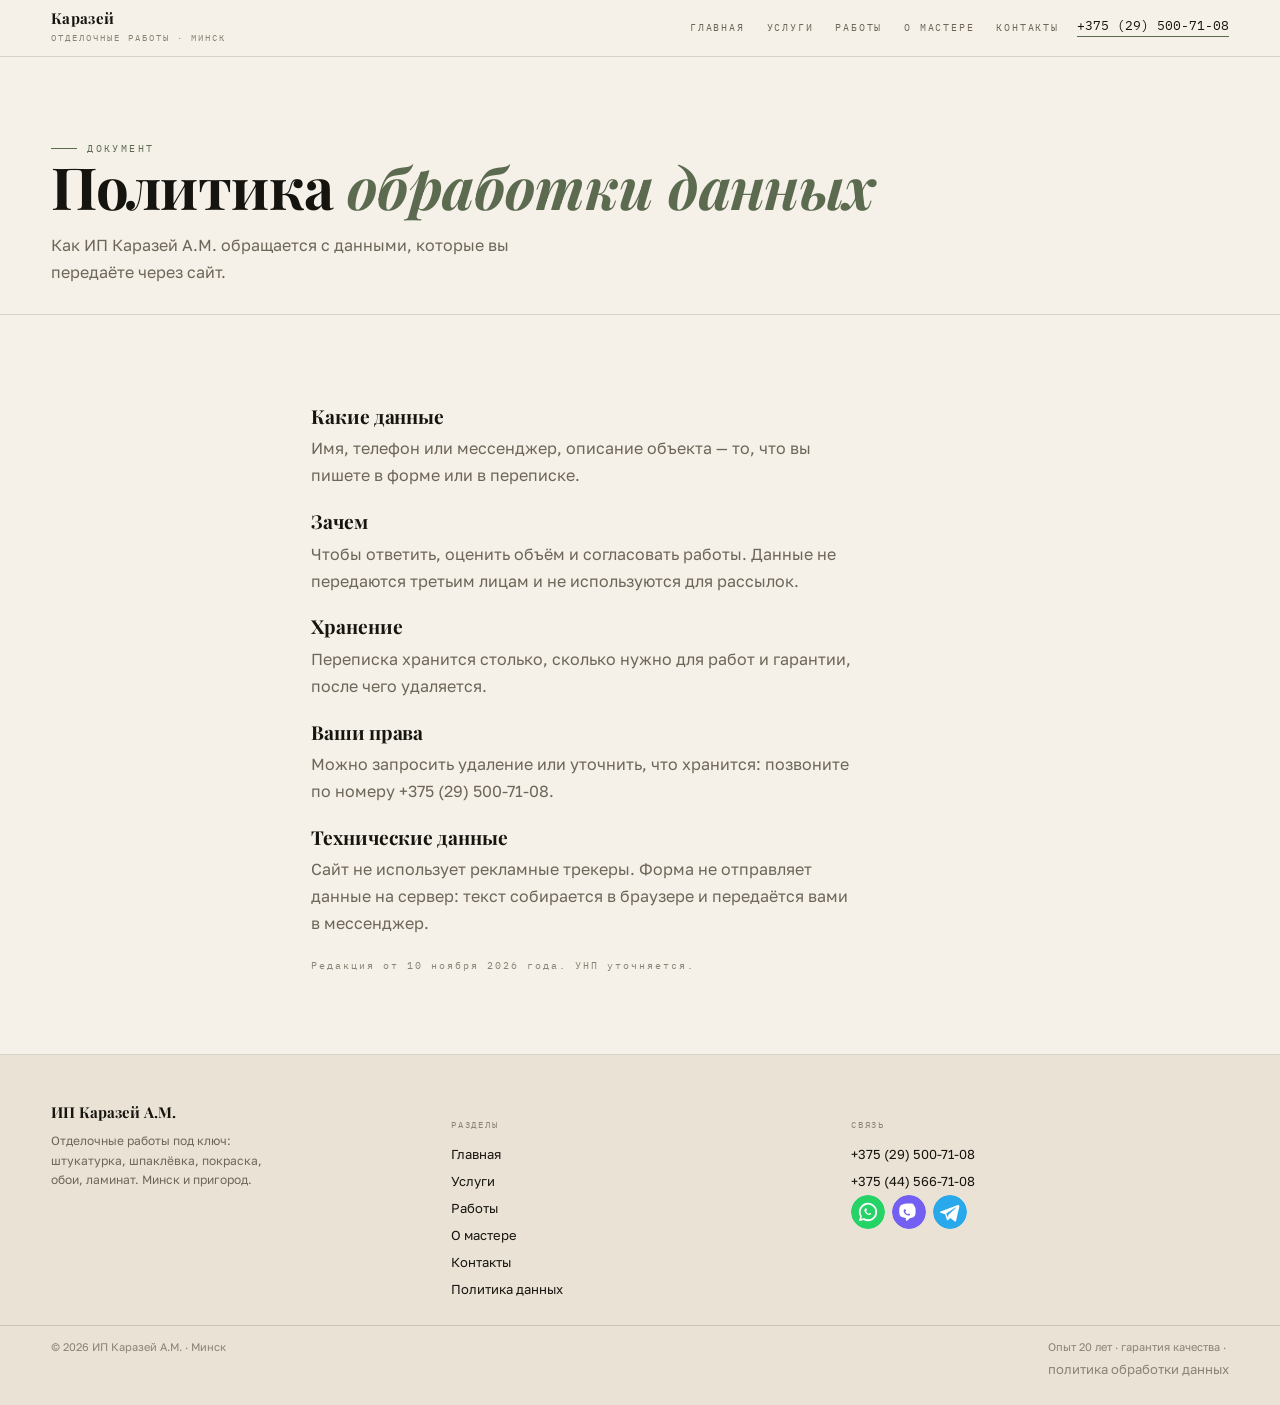
<file: politika.html>
<!doctype html>
<html lang="ru">
<head>
<meta charset="utf-8">
<meta name="viewport" content="width=device-width,initial-scale=1">
<title>Политика обработки персональных данных | Каразей</title>
<meta name="description" content="Как обрабатываются данные, переданные через сайт.">
<style>
:root{--ink:#16140F;--paper:#F5F1E8;--sage:#5C6B4F;--muted:#6E6659}
*,*::before,*::after{box-sizing:border-box}
body{margin:0;background:var(--paper);color:var(--ink);font:400 16px/1.62 "Golos Text",-apple-system,sans-serif;-webkit-font-smoothing:antialiased}
img{display:block;max-width:100%;height:auto}a{color:inherit;text-decoration:none}
h1,h2,h3,p,ul,ol,figure{margin:0}ul,ol{padding:0;list-style:none}
[hidden]{display:none!important}
.wrap{max-width:1560px;margin:0 auto;padding:0 clamp(14px,4vw,56px)}
.head__row{display:flex;align-items:center;gap:18px;padding:11px clamp(14px,4vw,56px);max-width:1560px;margin:0 auto}
.head{position:sticky;top:0;z-index:60;background:rgba(245,241,232,.94);border-bottom:1px solid rgba(22,20,15,.14)}
.hero{position:relative;min-height:min(88svh,820px);display:flex;align-items:flex-end;overflow:hidden}
.hero__img{position:absolute;inset:0}.hero__img img{width:100%;height:100%;object-fit:cover}
.hero__in{position:relative;width:100%;max-width:1560px;margin:0 auto;padding:clamp(26px,5vw,64px) clamp(14px,4vw,56px) clamp(22px,3.4vw,42px);color:#F7F3EA}
</style>
<link rel="preconnect" href="https://fonts.googleapis.com">
<link rel="preconnect" href="https://fonts.gstatic.com" crossorigin>
<link href="https://fonts.googleapis.com/css2?family=Playfair+Display:ital,wght@0,700;1,700&family=Golos+Text:wght@400;500;700&family=IBM+Plex+Mono:wght@400;500&display=swap" rel="stylesheet">
<link rel="stylesheet" href="assets/css/style.v1.css">
<link rel="icon" href="favicon.svg" type="image/svg+xml">
</head>
<body><header class="head"><div class="head__row">
<a class="brand" href="index.html">Каразей<small>Отделочные работы · Минск</small></a>
<nav class="nav" aria-label="Разделы"><a href="index.html">Главная</a><a href="uslugi.html">Услуги</a><a href="raboty.html">Работы</a><a href="master.html">О мастере</a><a href="kontakty.html">Контакты</a></nav>
<a class="head__tel" href="tel:+375295007108">+375 (29) 500-71-08</a>
<button class="burger" id="burger" type="button" aria-expanded="false" aria-controls="drawer" aria-label="Меню"><span></span><span></span><span></span></button>
</div></header>
<div class="drawer" id="drawer" hidden><div class="drawer__in">
<button class="drawer__x" id="drawerX" type="button" aria-label="Закрыть меню">&times;</button>
<nav class="drawer__nav" aria-label="Мобильное меню">
<a href="index.html">Главная</a><a href="uslugi.html">Услуги</a><a href="raboty.html">Работы</a><a href="master.html">О мастере</a><a href="kontakty.html">Контакты</a>
</nav>
<div class="drawer__meta"><a href="tel:+375295007108">+375 (29) 500-71-08</a><a href="tel:+375445667108">+375 (44) 566-71-08</a>
<div class="msg"><a class="ico ico--wa" href="https://wa.me/375295007108" target="_blank" rel="noopener" aria-label="WhatsApp"></a><a class="ico ico--vb" href="viber://chat?number=%2B375295007108" aria-label="Viber"></a><a class="ico ico--tg" href="https://t.me/+375295007108" target="_blank" rel="noopener" aria-label="Telegram"></a></div>
<p>Минск, Фрунзенский район · выезд на замер по городу</p></div>
</div></div><main><section class="sec" style="padding-bottom:clamp(16px,2.4vw,28px)"><div class="wrap"><p class="kick">Документ</p><h1 class="h1">Политика <em>обработки данных</em></h1><p class="lead" style="margin-top:16px">Как ИП Каразей А.М. обращается с данными, которые вы передаёте через сайт.</p></div></section><section class="sec"><div class="wrap" style="max-width:760px">
<h2 class="h2" style="font-size:1.2rem;margin-top:8px">Какие данные</h2><p class="lead" style="margin-top:8px">Имя, телефон или мессенджер, описание объекта — то, что вы пишете в форме или в переписке.</p>
<h2 class="h2" style="font-size:1.2rem;margin-top:22px">Зачем</h2><p class="lead" style="margin-top:8px">Чтобы ответить, оценить объём и согласовать работы. Данные не передаются третьим лицам и не используются для рассылок.</p>
<h2 class="h2" style="font-size:1.2rem;margin-top:22px">Хранение</h2><p class="lead" style="margin-top:8px">Переписка хранится столько, сколько нужно для работ и гарантии, после чего удаляется.</p>
<h2 class="h2" style="font-size:1.2rem;margin-top:22px">Ваши права</h2><p class="lead" style="margin-top:8px">Можно запросить удаление или уточнить, что хранится: позвоните по номеру +375 (29) 500-71-08.</p>
<h2 class="h2" style="font-size:1.2rem;margin-top:22px">Технические данные</h2><p class="lead" style="margin-top:8px">Сайт не использует рекламные трекеры. Форма не отправляет данные на сервер: текст собирается в браузере и передаётся вами в мессенджер.</p>
<p class="num" style="margin-top:24px">Редакция от 10 ноября 2026 года. УНП уточняется.</p>
</div></section></main><footer class="foot"><div class="wrap foot__g">
<div><p class="foot__n">ИП Каразей А.М.</p><p class="foot__s">Отделочные работы под ключ: штукатурка, шпаклёвка, покраска, обои, ламинат. Минск и пригород.</p></div>
<div><p class="foot__h">Разделы</p><a href="index.html">Главная</a><a href="uslugi.html">Услуги</a><a href="raboty.html">Работы</a><a href="master.html">О мастере</a><a href="kontakty.html">Контакты</a><a href="politika.html">Политика данных</a></div>
<div><p class="foot__h">Связь</p><a href="tel:+375295007108">+375 (29) 500-71-08</a><a href="tel:+375445667108">+375 (44) 566-71-08</a>
<div class="msg"><a class="ico ico--wa" href="https://wa.me/375295007108" target="_blank" rel="noopener" aria-label="WhatsApp"></a><a class="ico ico--vb" href="viber://chat?number=%2B375295007108" aria-label="Viber"></a><a class="ico ico--tg" href="https://t.me/+375295007108" target="_blank" rel="noopener" aria-label="Telegram"></a></div></div>
</div>
<div class="wrap foot__b"><p>&copy; <span id="year">2026</span> ИП Каразей А.М. · Минск</p><p>Опыт 20 лет · гарантия качества · <a href="politika.html">политика обработки данных</a></p></div>
</footer>
<nav class="mobbar" aria-label="Быстрая связь">
<a class="mobbar__b mobbar__b--call" href="tel:+375295007108">Позвонить</a>
<a class="mobbar__b mobbar__b--wa" href="https://wa.me/375295007108" target="_blank" rel="noopener">WhatsApp</a>
<a class="mobbar__b mobbar__b--vb" href="viber://chat?number=%2B375295007108">Viber</a>
<a class="mobbar__b mobbar__b--tg" href="https://t.me/+375295007108" target="_blank" rel="noopener">Telegram</a>
</nav>
<script src="assets/js/main.v2.js"></script>
</body>
</html>
</file>
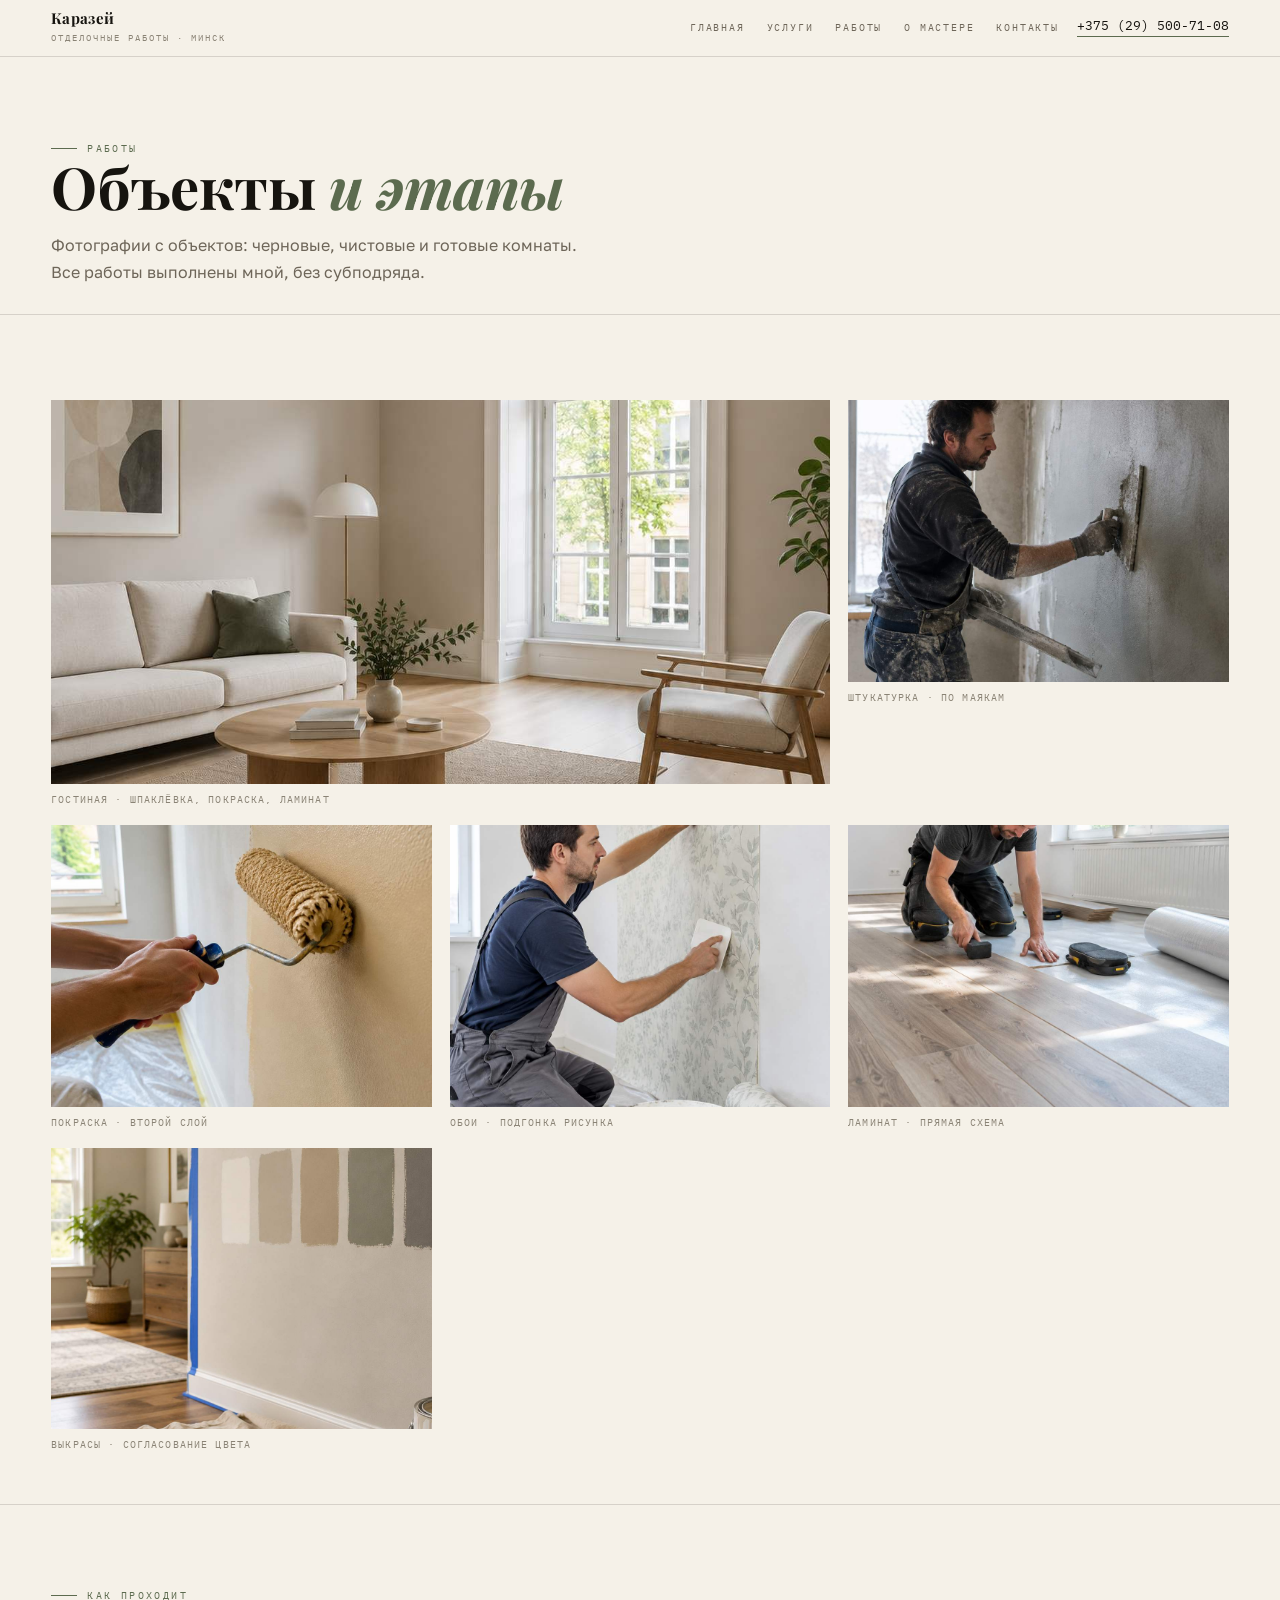
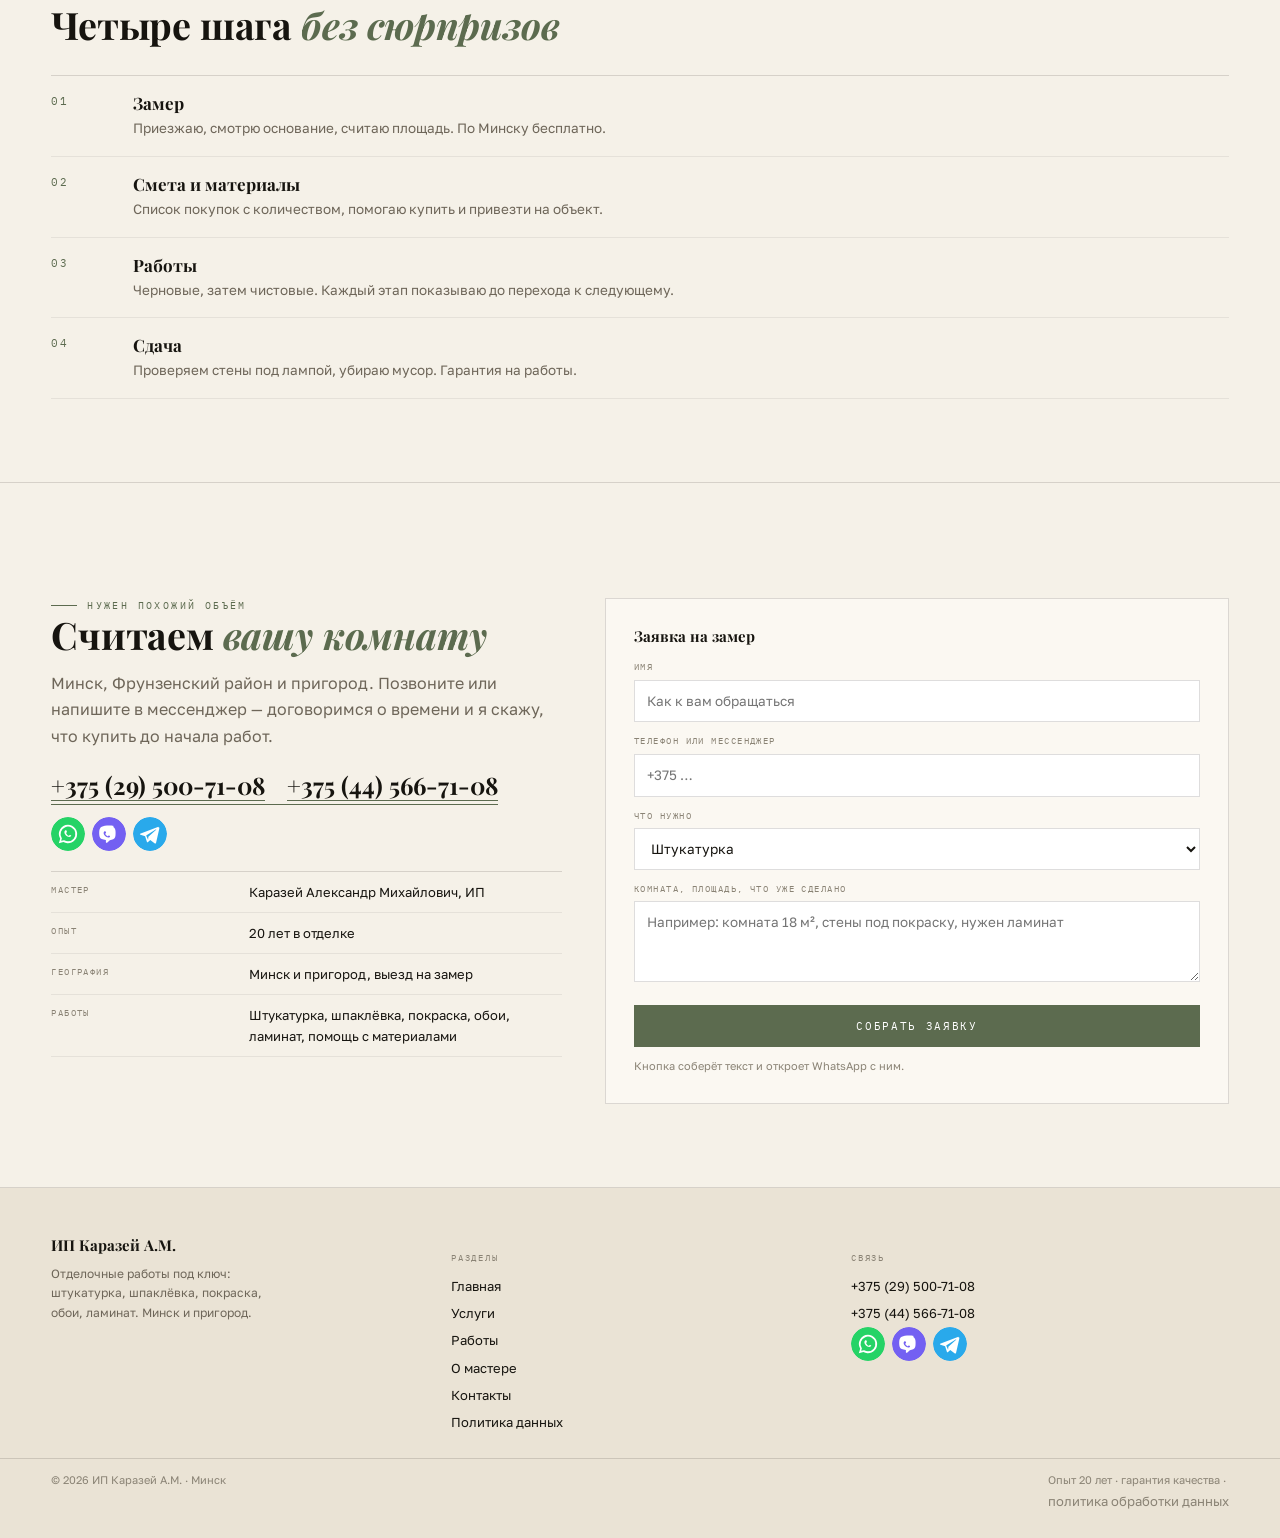
<file: raboty.html>
<!doctype html>
<html lang="ru">
<head>
<meta charset="utf-8">
<meta name="viewport" content="width=device-width,initial-scale=1">
<title>Работы — фото объектов | Каразей</title>
<meta name="description" content="Фотографии выполненных работ: стены, покраска, обои, ламинат.">
<style>
:root{--ink:#16140F;--paper:#F5F1E8;--sage:#5C6B4F;--muted:#6E6659}
*,*::before,*::after{box-sizing:border-box}
body{margin:0;background:var(--paper);color:var(--ink);font:400 16px/1.62 "Golos Text",-apple-system,sans-serif;-webkit-font-smoothing:antialiased}
img{display:block;max-width:100%;height:auto}a{color:inherit;text-decoration:none}
h1,h2,h3,p,ul,ol,figure{margin:0}ul,ol{padding:0;list-style:none}
[hidden]{display:none!important}
.wrap{max-width:1560px;margin:0 auto;padding:0 clamp(14px,4vw,56px)}
.head__row{display:flex;align-items:center;gap:18px;padding:11px clamp(14px,4vw,56px);max-width:1560px;margin:0 auto}
.head{position:sticky;top:0;z-index:60;background:rgba(245,241,232,.94);border-bottom:1px solid rgba(22,20,15,.14)}
.hero{position:relative;min-height:min(88svh,820px);display:flex;align-items:flex-end;overflow:hidden}
.hero__img{position:absolute;inset:0}.hero__img img{width:100%;height:100%;object-fit:cover}
.hero__in{position:relative;width:100%;max-width:1560px;margin:0 auto;padding:clamp(26px,5vw,64px) clamp(14px,4vw,56px) clamp(22px,3.4vw,42px);color:#F7F3EA}
</style>
<link rel="preconnect" href="https://fonts.googleapis.com">
<link rel="preconnect" href="https://fonts.gstatic.com" crossorigin>
<link href="https://fonts.googleapis.com/css2?family=Playfair+Display:ital,wght@0,700;1,700&family=Golos+Text:wght@400;500;700&family=IBM+Plex+Mono:wght@400;500&display=swap" rel="stylesheet">
<link rel="stylesheet" href="assets/css/style.v1.css">
<link rel="icon" href="favicon.svg" type="image/svg+xml">
</head>
<body><header class="head"><div class="head__row">
<a class="brand" href="index.html">Каразей<small>Отделочные работы · Минск</small></a>
<nav class="nav" aria-label="Разделы"><a href="index.html">Главная</a><a href="uslugi.html">Услуги</a><a href="raboty.html" aria-current=page>Работы</a><a href="master.html">О мастере</a><a href="kontakty.html">Контакты</a></nav>
<a class="head__tel" href="tel:+375295007108">+375 (29) 500-71-08</a>
<button class="burger" id="burger" type="button" aria-expanded="false" aria-controls="drawer" aria-label="Меню"><span></span><span></span><span></span></button>
</div></header>
<div class="drawer" id="drawer" hidden><div class="drawer__in">
<button class="drawer__x" id="drawerX" type="button" aria-label="Закрыть меню">&times;</button>
<nav class="drawer__nav" aria-label="Мобильное меню">
<a href="index.html">Главная</a><a href="uslugi.html">Услуги</a><a href="raboty.html">Работы</a><a href="master.html">О мастере</a><a href="kontakty.html">Контакты</a>
</nav>
<div class="drawer__meta"><a href="tel:+375295007108">+375 (29) 500-71-08</a><a href="tel:+375445667108">+375 (44) 566-71-08</a>
<div class="msg"><a class="ico ico--wa" href="https://wa.me/375295007108" target="_blank" rel="noopener" aria-label="WhatsApp"></a><a class="ico ico--vb" href="viber://chat?number=%2B375295007108" aria-label="Viber"></a><a class="ico ico--tg" href="https://t.me/+375295007108" target="_blank" rel="noopener" aria-label="Telegram"></a></div>
<p>Минск, Фрунзенский район · выезд на замер по городу</p></div>
</div></div><main><section class="sec" style="padding-bottom:clamp(16px,2.4vw,28px)"><div class="wrap"><p class="kick">Работы</p><h1 class="h1">Объекты <em>и этапы</em></h1><p class="lead" style="margin-top:16px">Фотографии с объектов: черновые, чистовые и готовые комнаты. Все работы выполнены мной, без субподряда.</p></div></section><section class="sec sec--tight"><div class="wrap"><div class="gal">
<figure class="big"><img src="assets/img/room.jpg" alt="Гостиная после отделки" loading="lazy"><figcaption>Гостиная · шпаклёвка, покраска, ламинат</figcaption></figure>
<figure><img src="assets/img/plaster.jpg" alt="Штукатурка по маякам" loading="lazy"><figcaption>Штукатурка · по маякам</figcaption></figure>
<figure><img src="assets/img/roller.jpg" alt="Покраска валиком" loading="lazy"><figcaption>Покраска · второй слой</figcaption></figure>
<figure><img src="assets/img/oboi.jpg" alt="Поклейка обоев" loading="lazy"><figcaption>Обои · подгонка рисунка</figcaption></figure>
<figure><img src="assets/img/laminat.jpg" alt="Укладка ламината" loading="lazy"><figcaption>Ламинат · прямая схема</figcaption></figure>
<figure><img src="assets/img/hero.jpg" alt="Выкрасы на стене" loading="lazy"><figcaption>Выкрасы · согласование цвета</figcaption></figure>
</div></div></section><section class="sec"><div class="wrap"><p class="kick">Как проходит</p><h2 class="h2">Четыре шага <em>без сюрпризов</em></h2>
<ul class="steps">
<li><span>01</span><b>Замер</b><p>Приезжаю, смотрю основание, считаю площадь. По Минску бесплатно.</p></li>
<li><span>02</span><b>Смета и материалы</b><p>Список покупок с количеством, помогаю купить и привезти на объект.</p></li>
<li><span>03</span><b>Работы</b><p>Черновые, затем чистовые. Каждый этап показываю до перехода к следующему.</p></li>
<li><span>04</span><b>Сдача</b><p>Проверяем стены под лампой, убираю мусор. Гарантия на работы.</p></li>
</ul></div></section>
<section class="sec" id="cnt">
  <div class="wrap cnt">
    <div>
      <p class="kick">Нужен похожий объём</p>
      <h2 class="h2">Считаем <em>вашу комнату</em></h2>
      <p class="lead" style="margin-top:14px">Минск, Фрунзенский район и пригород. Позвоните или напишите в мессенджер — договоримся о времени и я скажу, что купить до начала работ.</p>
      <p class="tel"><a href="tel:+375295007108">+375 (29) 500-71-08</a><a href="tel:+375445667108">+375 (44) 566-71-08</a></p>
      <div class="msg" style="margin-top:12px"><a class="ico ico--wa" href="https://wa.me/375295007108" target="_blank" rel="noopener" aria-label="WhatsApp"></a><a class="ico ico--vb" href="viber://chat?number=%2B375295007108" aria-label="Viber"></a><a class="ico ico--tg" href="https://t.me/+375295007108" target="_blank" rel="noopener" aria-label="Telegram"></a></div>
      <dl class="defs">
        <div><dt>Мастер</dt><dd>Каразей Александр Михайлович, ИП</dd></div>
        <div><dt>Опыт</dt><dd>20 лет в отделке</dd></div>
        <div><dt>География</dt><dd>Минск и пригород, выезд на замер</dd></div>
        <div><dt>Работы</dt><dd>Штукатурка, шпаклёвка, покраска, обои, ламинат, помощь с материалами</dd></div>
      </dl>
    </div>
    <form class="form" id="leadForm" novalidate>
      <p class="form__t">Заявка на замер</p>
      <label for="fName">Имя</label><input id="fName" name="name" autocomplete="name" placeholder="Как к вам обращаться" required>
      <label for="fTel">Телефон или мессенджер</label><input id="fTel" name="tel" placeholder="+375 …" required>
      <label for="fWhat">Что нужно</label>
      <select id="fWhat" name="what"><option>Штукатурка</option><option>Шпаклёвка и покраска</option><option>Обои</option><option>Ламинат</option><option>Отделка под ключ</option><option>Нужен совет по материалам</option></select>
      <label for="fNote">Комната, площадь, что уже сделано</label>
      <textarea id="fNote" name="note" rows="3" placeholder="Например: комната 18 м², стены под покраску, нужен ламинат"></textarea>
      <button class="btn btn--sage form__b" type="submit">Собрать заявку</button>
      <p class="form__n">Кнопка соберёт текст и откроет WhatsApp с ним.</p>
      <div class="form__ok" id="formOk" hidden>
        <p class="form__t" style="margin:0 0 8px">Заявка готова</p>
        <pre id="okText"></pre>
        <div class="form__ok-acts"><a class="btn btn--sage" id="okSend" href="https://wa.me/375295007108" target="_blank" rel="noopener">Открыть WhatsApp</a><button class="btn" type="button" id="okCopy">Скопировать</button></div>
      </div>
    </form>
  </div>
</section></main><footer class="foot"><div class="wrap foot__g">
<div><p class="foot__n">ИП Каразей А.М.</p><p class="foot__s">Отделочные работы под ключ: штукатурка, шпаклёвка, покраска, обои, ламинат. Минск и пригород.</p></div>
<div><p class="foot__h">Разделы</p><a href="index.html">Главная</a><a href="uslugi.html">Услуги</a><a href="raboty.html">Работы</a><a href="master.html">О мастере</a><a href="kontakty.html">Контакты</a><a href="politika.html">Политика данных</a></div>
<div><p class="foot__h">Связь</p><a href="tel:+375295007108">+375 (29) 500-71-08</a><a href="tel:+375445667108">+375 (44) 566-71-08</a>
<div class="msg"><a class="ico ico--wa" href="https://wa.me/375295007108" target="_blank" rel="noopener" aria-label="WhatsApp"></a><a class="ico ico--vb" href="viber://chat?number=%2B375295007108" aria-label="Viber"></a><a class="ico ico--tg" href="https://t.me/+375295007108" target="_blank" rel="noopener" aria-label="Telegram"></a></div></div>
</div>
<div class="wrap foot__b"><p>&copy; <span id="year">2026</span> ИП Каразей А.М. · Минск</p><p>Опыт 20 лет · гарантия качества · <a href="politika.html">политика обработки данных</a></p></div>
</footer>
<nav class="mobbar" aria-label="Быстрая связь">
<a class="mobbar__b mobbar__b--call" href="tel:+375295007108">Позвонить</a>
<a class="mobbar__b mobbar__b--wa" href="https://wa.me/375295007108" target="_blank" rel="noopener">WhatsApp</a>
<a class="mobbar__b mobbar__b--vb" href="viber://chat?number=%2B375295007108">Viber</a>
<a class="mobbar__b mobbar__b--tg" href="https://t.me/+375295007108" target="_blank" rel="noopener">Telegram</a>
</nav>
<script src="assets/js/main.v2.js"></script>
</body>
</html>
</file>
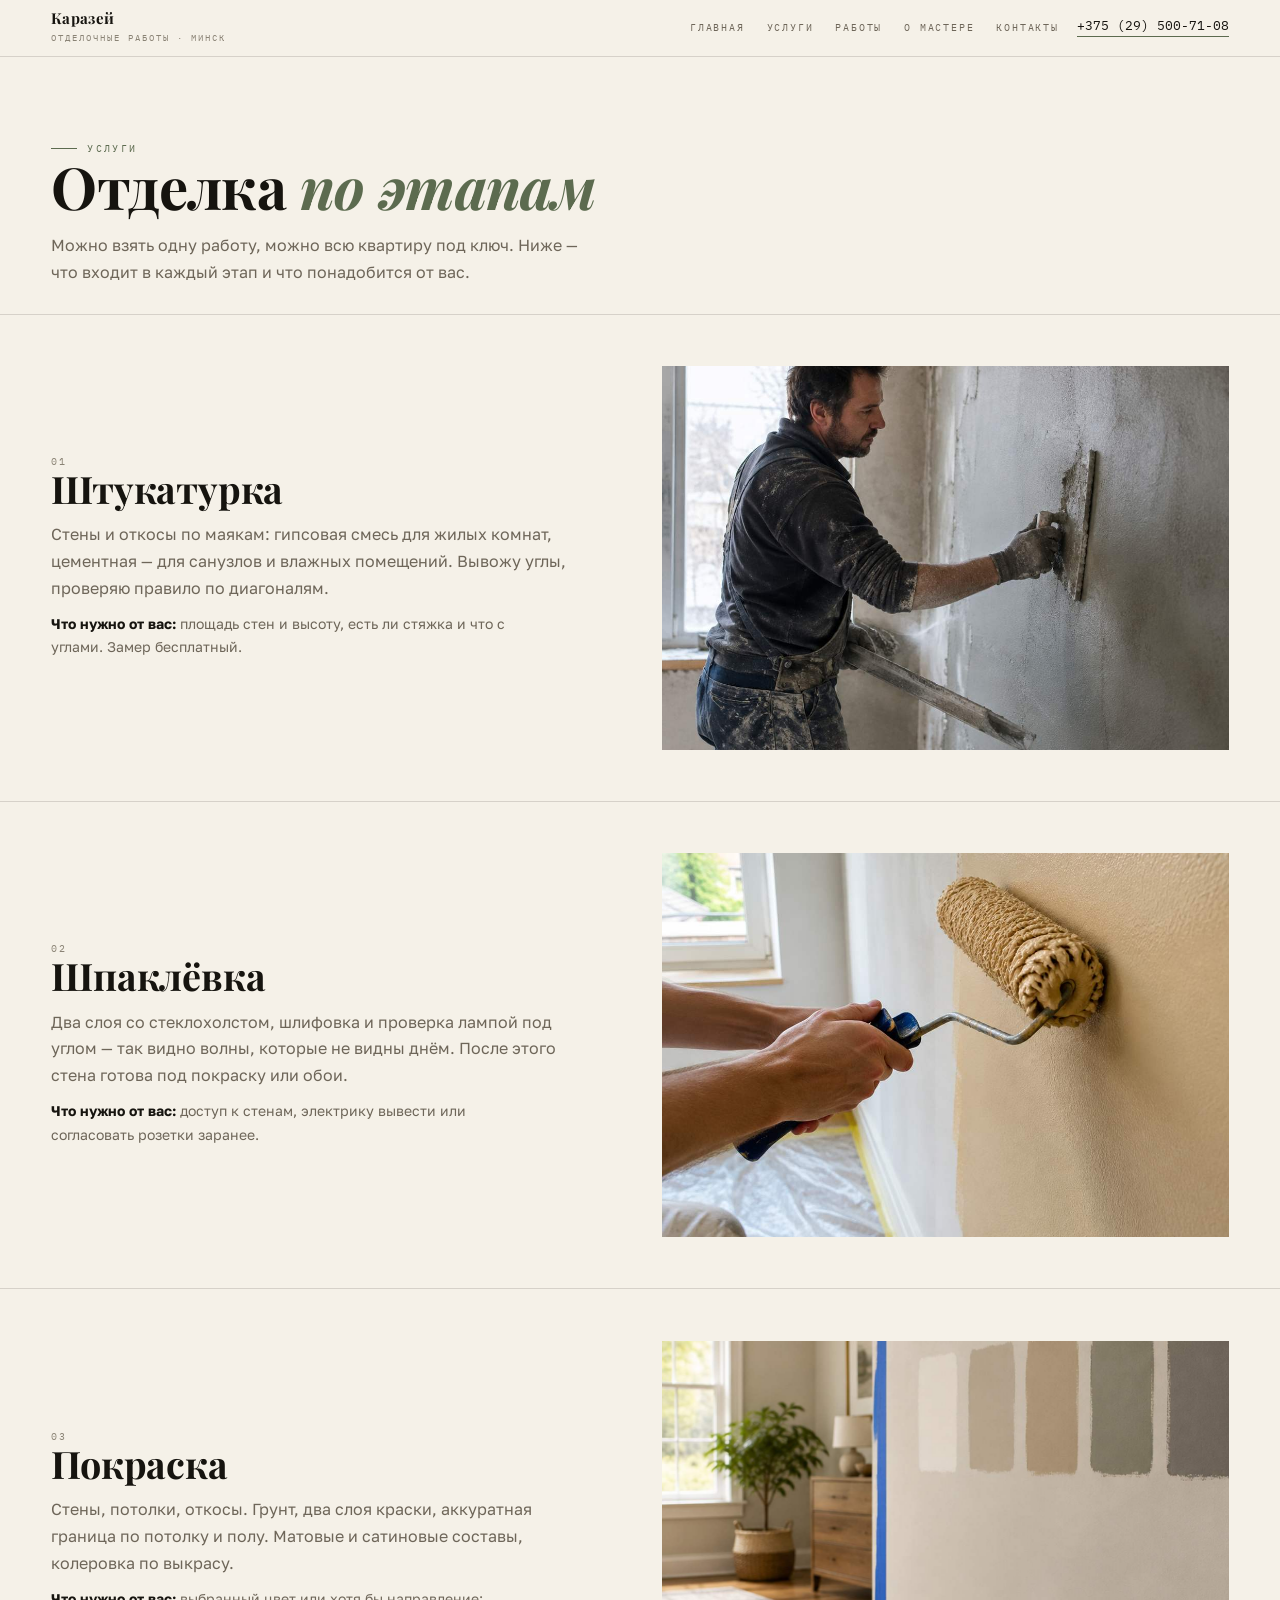
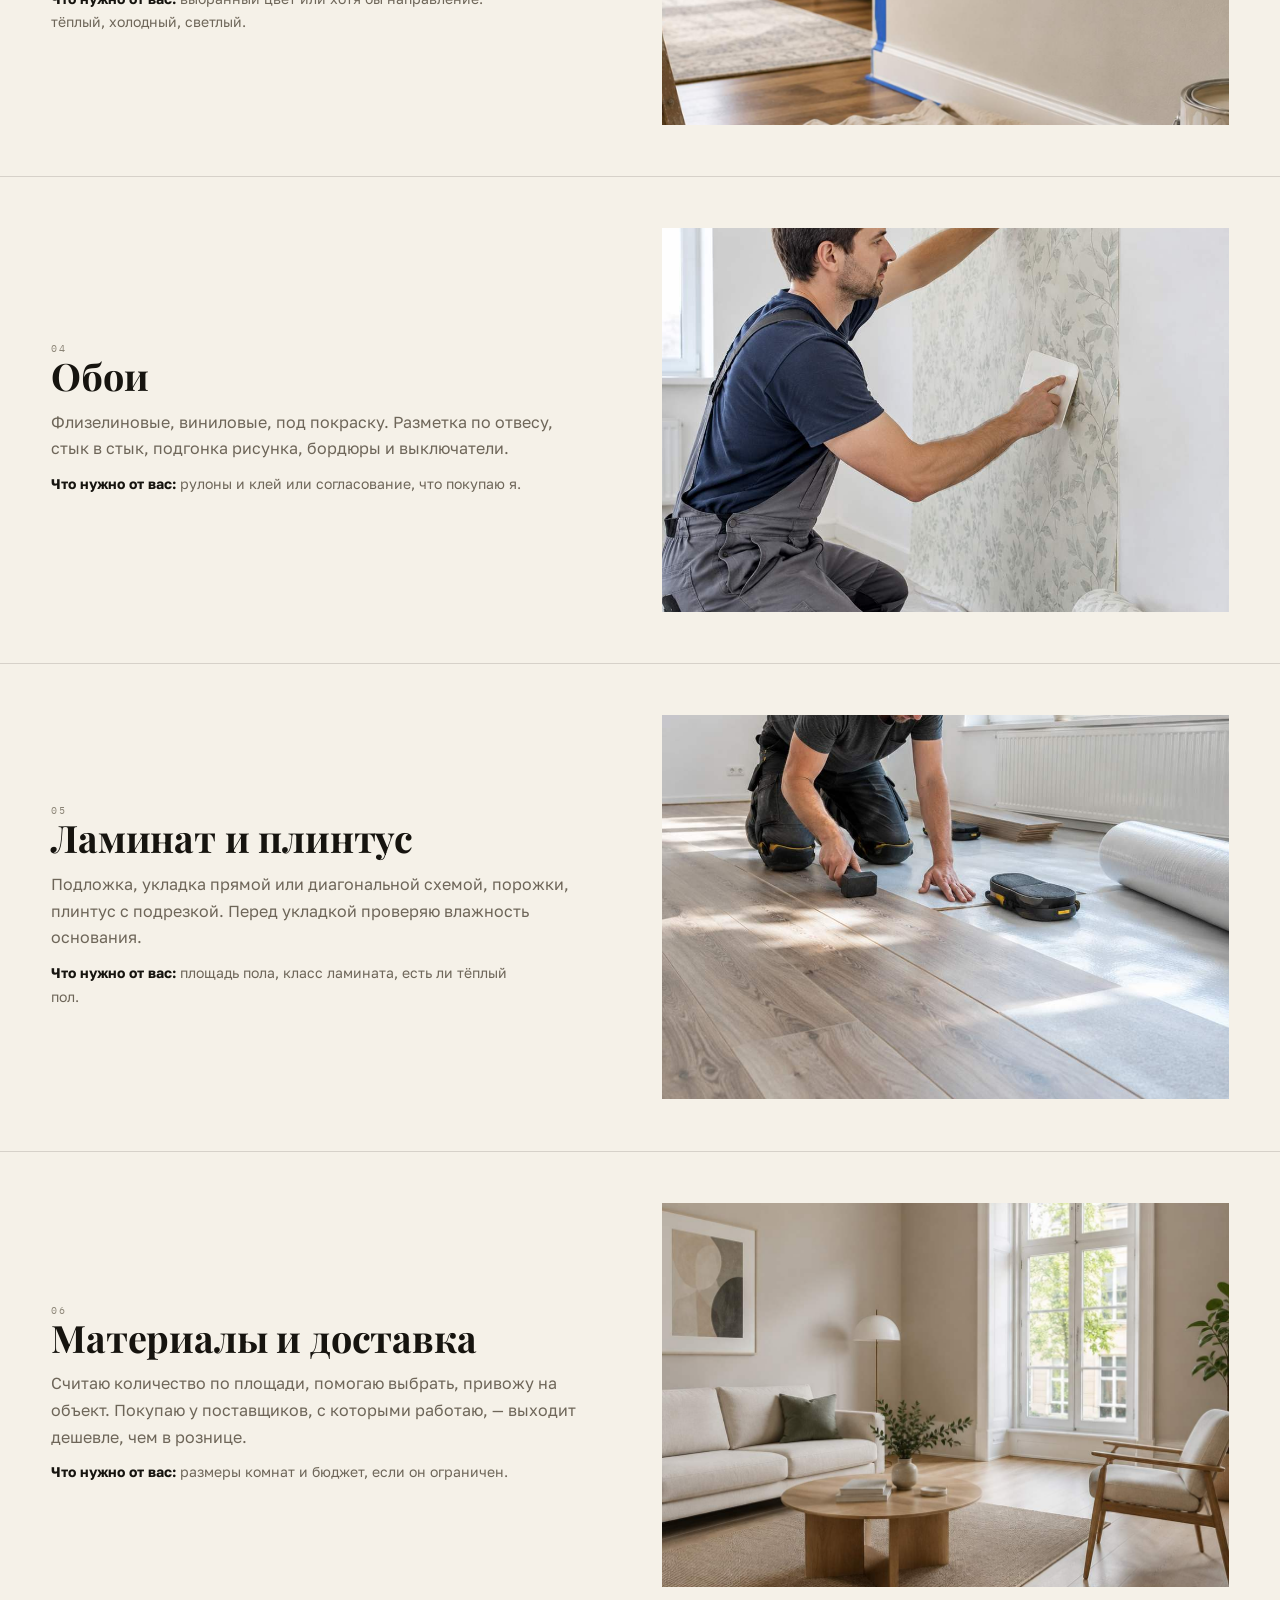
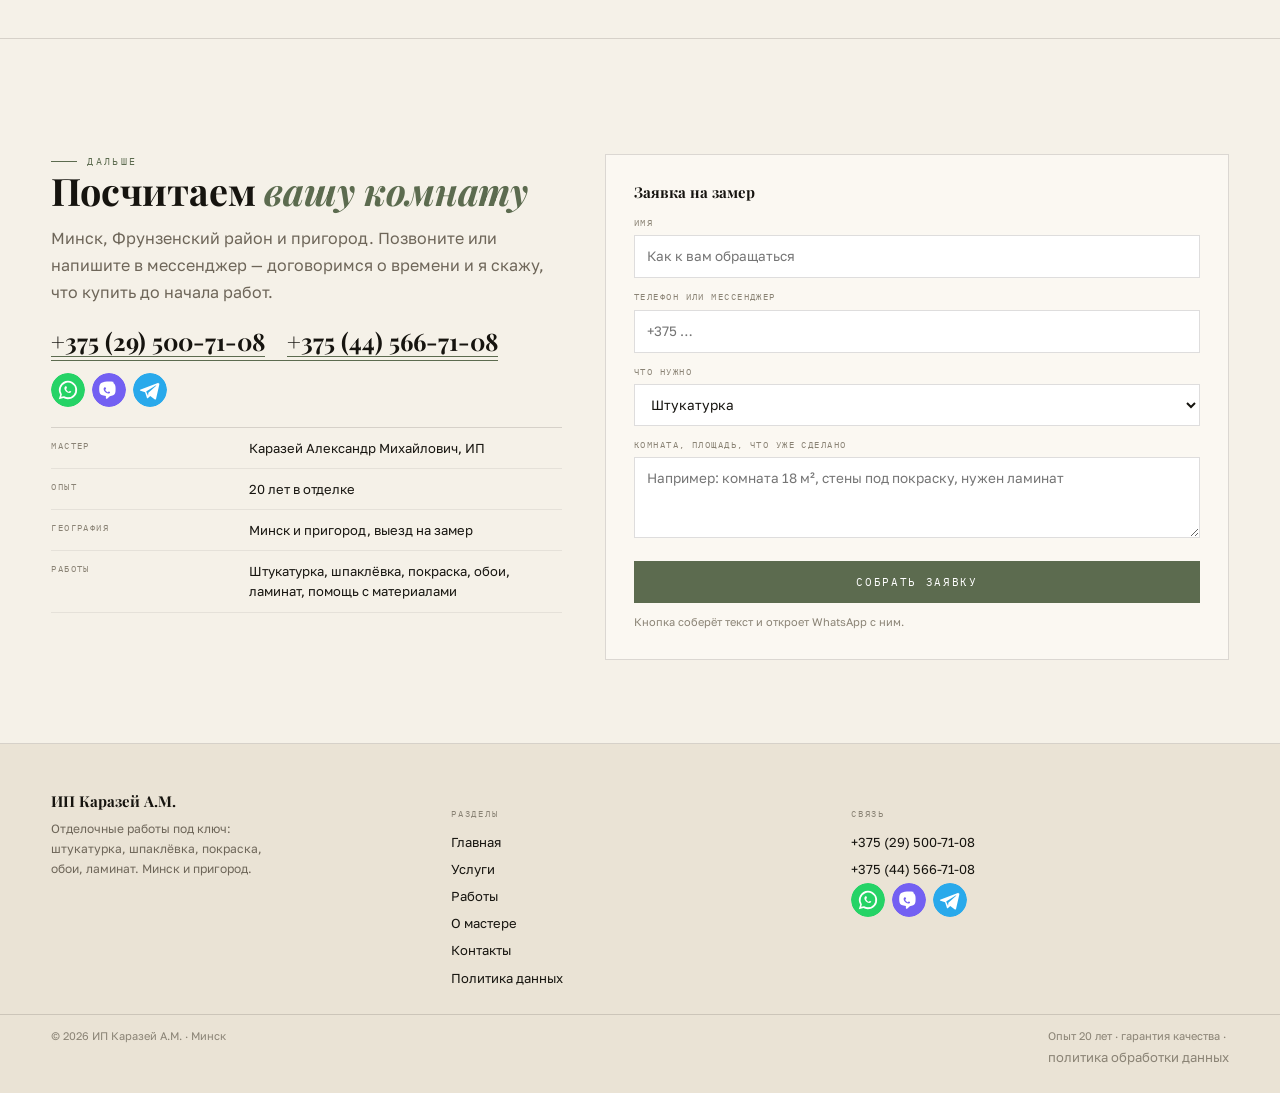
<file: uslugi.html>
<!doctype html>
<html lang="ru">
<head>
<meta charset="utf-8">
<meta name="viewport" content="width=device-width,initial-scale=1">
<title>Услуги — отделочные работы, Минск | Каразей</title>
<meta name="description" content="Штукатурка, шпаклёвка, покраска, обои, ламинат, материалы и доставка.">
<style>
:root{--ink:#16140F;--paper:#F5F1E8;--sage:#5C6B4F;--muted:#6E6659}
*,*::before,*::after{box-sizing:border-box}
body{margin:0;background:var(--paper);color:var(--ink);font:400 16px/1.62 "Golos Text",-apple-system,sans-serif;-webkit-font-smoothing:antialiased}
img{display:block;max-width:100%;height:auto}a{color:inherit;text-decoration:none}
h1,h2,h3,p,ul,ol,figure{margin:0}ul,ol{padding:0;list-style:none}
[hidden]{display:none!important}
.wrap{max-width:1560px;margin:0 auto;padding:0 clamp(14px,4vw,56px)}
.head__row{display:flex;align-items:center;gap:18px;padding:11px clamp(14px,4vw,56px);max-width:1560px;margin:0 auto}
.head{position:sticky;top:0;z-index:60;background:rgba(245,241,232,.94);border-bottom:1px solid rgba(22,20,15,.14)}
.hero{position:relative;min-height:min(88svh,820px);display:flex;align-items:flex-end;overflow:hidden}
.hero__img{position:absolute;inset:0}.hero__img img{width:100%;height:100%;object-fit:cover}
.hero__in{position:relative;width:100%;max-width:1560px;margin:0 auto;padding:clamp(26px,5vw,64px) clamp(14px,4vw,56px) clamp(22px,3.4vw,42px);color:#F7F3EA}
</style>
<link rel="preconnect" href="https://fonts.googleapis.com">
<link rel="preconnect" href="https://fonts.gstatic.com" crossorigin>
<link href="https://fonts.googleapis.com/css2?family=Playfair+Display:ital,wght@0,700;1,700&family=Golos+Text:wght@400;500;700&family=IBM+Plex+Mono:wght@400;500&display=swap" rel="stylesheet">
<link rel="stylesheet" href="assets/css/style.v1.css">
<link rel="icon" href="favicon.svg" type="image/svg+xml">
</head>
<body><header class="head"><div class="head__row">
<a class="brand" href="index.html">Каразей<small>Отделочные работы · Минск</small></a>
<nav class="nav" aria-label="Разделы"><a href="index.html">Главная</a><a href="uslugi.html" aria-current=page>Услуги</a><a href="raboty.html">Работы</a><a href="master.html">О мастере</a><a href="kontakty.html">Контакты</a></nav>
<a class="head__tel" href="tel:+375295007108">+375 (29) 500-71-08</a>
<button class="burger" id="burger" type="button" aria-expanded="false" aria-controls="drawer" aria-label="Меню"><span></span><span></span><span></span></button>
</div></header>
<div class="drawer" id="drawer" hidden><div class="drawer__in">
<button class="drawer__x" id="drawerX" type="button" aria-label="Закрыть меню">&times;</button>
<nav class="drawer__nav" aria-label="Мобильное меню">
<a href="index.html">Главная</a><a href="uslugi.html">Услуги</a><a href="raboty.html">Работы</a><a href="master.html">О мастере</a><a href="kontakty.html">Контакты</a>
</nav>
<div class="drawer__meta"><a href="tel:+375295007108">+375 (29) 500-71-08</a><a href="tel:+375445667108">+375 (44) 566-71-08</a>
<div class="msg"><a class="ico ico--wa" href="https://wa.me/375295007108" target="_blank" rel="noopener" aria-label="WhatsApp"></a><a class="ico ico--vb" href="viber://chat?number=%2B375295007108" aria-label="Viber"></a><a class="ico ico--tg" href="https://t.me/+375295007108" target="_blank" rel="noopener" aria-label="Telegram"></a></div>
<p>Минск, Фрунзенский район · выезд на замер по городу</p></div>
</div></div><main><section class="sec" style="padding-bottom:clamp(16px,2.4vw,28px)"><div class="wrap"><p class="kick">Услуги</p><h1 class="h1">Отделка <em>по этапам</em></h1><p class="lead" style="margin-top:16px">Можно взять одну работу, можно всю квартиру под ключ. Ниже — что входит в каждый этап и что понадобится от вас.</p></div></section>
<section class="sec sec--tight" id="plaster"><div class="wrap twocol">
  <div class="twocol__txt"><p class="num">01</p><h2 class="h2">Штукатурка</h2><p class="lead" style="margin-top:12px">Стены и откосы по маякам: гипсовая смесь для жилых комнат, цементная — для санузлов и влажных помещений. Вывожу углы, проверяю правило по диагоналям.</p>
  <p class="lead" style="margin-top:10px;font-size:14px"><b style="color:#16140F">Что нужно от вас:</b> площадь стен и высоту, есть ли стяжка и что с углами. Замер бесплатный.</p></div>
  <figure style="margin:0"><img src="assets/img/plaster.jpg" alt="Штукатурка стен по маякам" loading="lazy" style="width:100%;height:clamp(220px,30vw,430px);object-fit:cover"></figure>
</div></section>
<section class="sec sec--tight" id="putty"><div class="wrap twocol">
  <div class="twocol__txt"><p class="num">02</p><h2 class="h2">Шпаклёвка</h2><p class="lead" style="margin-top:12px">Два слоя со стеклохолстом, шлифовка и проверка лампой под углом — так видно волны, которые не видны днём. После этого стена готова под покраску или обои.</p>
  <p class="lead" style="margin-top:10px;font-size:14px"><b style="color:#16140F">Что нужно от вас:</b> доступ к стенам, электрику вывести или согласовать розетки заранее.</p></div>
  <figure style="margin:0"><img src="assets/img/roller.jpg" alt="Подготовка стены под покраску" loading="lazy" style="width:100%;height:clamp(220px,30vw,430px);object-fit:cover"></figure>
</div></section>
<section class="sec sec--tight" id="paint"><div class="wrap twocol">
  <div class="twocol__txt"><p class="num">03</p><h2 class="h2">Покраска</h2><p class="lead" style="margin-top:12px">Стены, потолки, откосы. Грунт, два слоя краски, аккуратная граница по потолку и полу. Матовые и сатиновые составы, колеровка по выкрасу.</p>
  <p class="lead" style="margin-top:10px;font-size:14px"><b style="color:#16140F">Что нужно от вас:</b> выбранный цвет или хотя бы направление: тёплый, холодный, светлый.</p></div>
  <figure style="margin:0"><img src="assets/img/hero.jpg" alt="Покраска стен с выкрасами" loading="lazy" style="width:100%;height:clamp(220px,30vw,430px);object-fit:cover"></figure>
</div></section>
<section class="sec sec--tight" id="oboi"><div class="wrap twocol">
  <div class="twocol__txt"><p class="num">04</p><h2 class="h2">Обои</h2><p class="lead" style="margin-top:12px">Флизелиновые, виниловые, под покраску. Разметка по отвесу, стык в стык, подгонка рисунка, бордюры и выключатели.</p>
  <p class="lead" style="margin-top:10px;font-size:14px"><b style="color:#16140F">Что нужно от вас:</b> рулоны и клей или согласование, что покупаю я.</p></div>
  <figure style="margin:0"><img src="assets/img/oboi.jpg" alt="Поклейка обоев" loading="lazy" style="width:100%;height:clamp(220px,30vw,430px);object-fit:cover"></figure>
</div></section>
<section class="sec sec--tight" id="laminat"><div class="wrap twocol">
  <div class="twocol__txt"><p class="num">05</p><h2 class="h2">Ламинат и плинтус</h2><p class="lead" style="margin-top:12px">Подложка, укладка прямой или диагональной схемой, порожки, плинтус с подрезкой. Перед укладкой проверяю влажность основания.</p>
  <p class="lead" style="margin-top:10px;font-size:14px"><b style="color:#16140F">Что нужно от вас:</b> площадь пола, класс ламината, есть ли тёплый пол.</p></div>
  <figure style="margin:0"><img src="assets/img/laminat.jpg" alt="Укладка ламината" loading="lazy" style="width:100%;height:clamp(220px,30vw,430px);object-fit:cover"></figure>
</div></section>
<section class="sec sec--tight" id="materials"><div class="wrap twocol">
  <div class="twocol__txt"><p class="num">06</p><h2 class="h2">Материалы и доставка</h2><p class="lead" style="margin-top:12px">Считаю количество по площади, помогаю выбрать, привожу на объект. Покупаю у поставщиков, с которыми работаю, — выходит дешевле, чем в рознице.</p>
  <p class="lead" style="margin-top:10px;font-size:14px"><b style="color:#16140F">Что нужно от вас:</b> размеры комнат и бюджет, если он ограничен.</p></div>
  <figure style="margin:0"><img src="assets/img/room.jpg" alt="Готовая комната после отделки" loading="lazy" style="width:100%;height:clamp(220px,30vw,430px);object-fit:cover"></figure>
</div></section>
<section class="sec" id="cnt">
  <div class="wrap cnt">
    <div>
      <p class="kick">Дальше</p>
      <h2 class="h2">Посчитаем <em>вашу комнату</em></h2>
      <p class="lead" style="margin-top:14px">Минск, Фрунзенский район и пригород. Позвоните или напишите в мессенджер — договоримся о времени и я скажу, что купить до начала работ.</p>
      <p class="tel"><a href="tel:+375295007108">+375 (29) 500-71-08</a><a href="tel:+375445667108">+375 (44) 566-71-08</a></p>
      <div class="msg" style="margin-top:12px"><a class="ico ico--wa" href="https://wa.me/375295007108" target="_blank" rel="noopener" aria-label="WhatsApp"></a><a class="ico ico--vb" href="viber://chat?number=%2B375295007108" aria-label="Viber"></a><a class="ico ico--tg" href="https://t.me/+375295007108" target="_blank" rel="noopener" aria-label="Telegram"></a></div>
      <dl class="defs">
        <div><dt>Мастер</dt><dd>Каразей Александр Михайлович, ИП</dd></div>
        <div><dt>Опыт</dt><dd>20 лет в отделке</dd></div>
        <div><dt>География</dt><dd>Минск и пригород, выезд на замер</dd></div>
        <div><dt>Работы</dt><dd>Штукатурка, шпаклёвка, покраска, обои, ламинат, помощь с материалами</dd></div>
      </dl>
    </div>
    <form class="form" id="leadForm" novalidate>
      <p class="form__t">Заявка на замер</p>
      <label for="fName">Имя</label><input id="fName" name="name" autocomplete="name" placeholder="Как к вам обращаться" required>
      <label for="fTel">Телефон или мессенджер</label><input id="fTel" name="tel" placeholder="+375 …" required>
      <label for="fWhat">Что нужно</label>
      <select id="fWhat" name="what"><option>Штукатурка</option><option>Шпаклёвка и покраска</option><option>Обои</option><option>Ламинат</option><option>Отделка под ключ</option><option>Нужен совет по материалам</option></select>
      <label for="fNote">Комната, площадь, что уже сделано</label>
      <textarea id="fNote" name="note" rows="3" placeholder="Например: комната 18 м², стены под покраску, нужен ламинат"></textarea>
      <button class="btn btn--sage form__b" type="submit">Собрать заявку</button>
      <p class="form__n">Кнопка соберёт текст и откроет WhatsApp с ним.</p>
      <div class="form__ok" id="formOk" hidden>
        <p class="form__t" style="margin:0 0 8px">Заявка готова</p>
        <pre id="okText"></pre>
        <div class="form__ok-acts"><a class="btn btn--sage" id="okSend" href="https://wa.me/375295007108" target="_blank" rel="noopener">Открыть WhatsApp</a><button class="btn" type="button" id="okCopy">Скопировать</button></div>
      </div>
    </form>
  </div>
</section></main><footer class="foot"><div class="wrap foot__g">
<div><p class="foot__n">ИП Каразей А.М.</p><p class="foot__s">Отделочные работы под ключ: штукатурка, шпаклёвка, покраска, обои, ламинат. Минск и пригород.</p></div>
<div><p class="foot__h">Разделы</p><a href="index.html">Главная</a><a href="uslugi.html">Услуги</a><a href="raboty.html">Работы</a><a href="master.html">О мастере</a><a href="kontakty.html">Контакты</a><a href="politika.html">Политика данных</a></div>
<div><p class="foot__h">Связь</p><a href="tel:+375295007108">+375 (29) 500-71-08</a><a href="tel:+375445667108">+375 (44) 566-71-08</a>
<div class="msg"><a class="ico ico--wa" href="https://wa.me/375295007108" target="_blank" rel="noopener" aria-label="WhatsApp"></a><a class="ico ico--vb" href="viber://chat?number=%2B375295007108" aria-label="Viber"></a><a class="ico ico--tg" href="https://t.me/+375295007108" target="_blank" rel="noopener" aria-label="Telegram"></a></div></div>
</div>
<div class="wrap foot__b"><p>&copy; <span id="year">2026</span> ИП Каразей А.М. · Минск</p><p>Опыт 20 лет · гарантия качества · <a href="politika.html">политика обработки данных</a></p></div>
</footer>
<nav class="mobbar" aria-label="Быстрая связь">
<a class="mobbar__b mobbar__b--call" href="tel:+375295007108">Позвонить</a>
<a class="mobbar__b mobbar__b--wa" href="https://wa.me/375295007108" target="_blank" rel="noopener">WhatsApp</a>
<a class="mobbar__b mobbar__b--vb" href="viber://chat?number=%2B375295007108">Viber</a>
<a class="mobbar__b mobbar__b--tg" href="https://t.me/+375295007108" target="_blank" rel="noopener">Telegram</a>
</nav>
<script src="assets/js/main.v2.js"></script>
</body>
</html>
</file>
<file: assets/css/style.v1.css>
/* ИП Каразей А.М. — отделка под ключ, Минск. Язык: журнал об интерьере и выкрасы. */
:root{
  --ink:#16140F; --paper:#F5F1E8; --paper2:#EAE3D5; --card:#FBF8F2;
  --sage:#5C6B4F; --sage-d:#46533C; --clay:#B4703F; --muted:#6E6659; --dim:#8A8375;
  --line:rgba(22,20,15,.14); --line2:rgba(22,20,15,.07);
  --d:"Playfair Display",Georgia,serif; --m:"Golos Text",-apple-system,sans-serif; --mono:"IBM Plex Mono",ui-monospace,monospace;
  --pad:clamp(14px,4vw,56px); --sect:clamp(46px,6.5vw,104px);
}
*,*::before,*::after{box-sizing:border-box}
html{-webkit-text-size-adjust:100%;scroll-behavior:smooth}
body{margin:0;background:var(--paper);color:var(--ink);font:400 16px/1.62 var(--m);-webkit-font-smoothing:antialiased}
img{display:block;max-width:100%;height:auto}
a{color:inherit;text-decoration:none}
h1,h2,h3,h4,p,ul,ol,figure{margin:0}
ul,ol{padding:0;list-style:none}
button{font:inherit;color:inherit}
::selection{background:var(--sage);color:#fff}
[hidden]{display:none!important}

.head{position:sticky;top:0;z-index:60;background:rgba(245,241,232,.94);backdrop-filter:blur(10px);border-bottom:1px solid var(--line)}
.head__row{display:flex;align-items:center;gap:18px;padding:11px var(--pad);max-width:1560px;margin:0 auto}
.brand{font:700 15px/1 var(--d);letter-spacing:.02em}
.brand small{display:block;font:400 9px/1.6 var(--mono);letter-spacing:.22em;text-transform:uppercase;color:var(--dim);margin-top:5px}
.nav{display:flex;gap:22px;margin-left:auto;font:400 10px/1 var(--mono);letter-spacing:.18em;text-transform:uppercase;color:var(--muted)}
.nav a:hover{color:var(--sage)}
.head__tel{font:400 13px/1 var(--mono);border-bottom:1px solid var(--sage);padding-bottom:4px}
.burger{display:none;width:44px;height:38px;margin-left:auto;border:1px solid var(--line);background:transparent;cursor:pointer;padding:10px 9px}
.burger span{display:block;height:1.5px;background:var(--ink);margin:4px 0}

.wrap{max-width:1560px;margin:0 auto;padding:0 var(--pad)}
.kick{font:400 10px/1.5 var(--mono);letter-spacing:.24em;text-transform:uppercase;color:var(--sage);display:flex;align-items:center;gap:10px}
.kick::before{content:'';width:26px;height:1px;background:var(--sage);display:inline-block}
.h1{font:700 clamp(2rem,1.15rem + 3.1vw,4.1rem)/1.04 var(--d);letter-spacing:-.01em}
.h1 em{font-style:italic;color:var(--sage)}
.h2{font:700 clamp(1.4rem,1rem + 1.7vw,2.5rem)/1.12 var(--d);letter-spacing:-.005em}
.h2 em{font-style:italic;color:var(--sage)}
.lead{font-size:16px;line-height:1.68;color:var(--muted);max-width:54ch}

.btn{display:inline-flex;align-items:center;justify-content:center;gap:9px;padding:15px 22px;border:1px solid var(--ink);background:transparent;color:var(--ink);font:400 10.5px/1 var(--mono);letter-spacing:.16em;text-transform:uppercase;cursor:pointer;transition:.2s}
.btn:hover{background:var(--ink);color:var(--paper)}
.btn--sage{background:var(--sage);border-color:var(--sage);color:#fff}
.btn--sage:hover{background:var(--sage-d);border-color:var(--sage-d);color:#fff}
.ico{width:34px;height:34px;border-radius:50%;display:inline-flex;align-items:center;justify-content:center;background-position:center;background-size:cover;transition:transform .2s}
.ico:hover{transform:translateY(-2px)}
.msg{display:flex;gap:7px;align-items:center}
.ico--wa{background-image:url("data:image/svg+xml,%3Csvg xmlns='http://www.w3.org/2000/svg' viewBox='0 0 48 48'%3E%3Ccircle cx='24' cy='24' r='24' fill='%2325D366'/%3E%3Cpath fill='%23fff' d='M24 11a13 13 0 0 0-11 19.7L11 37l6.5-1.7A13 13 0 1 0 24 11zm0 23.4a10.4 10.4 0 0 1-5.3-1.5l-.4-.2-3.9 1 1-3.8-.3-.4A10.4 10.4 0 1 1 24 34.4z'/%3E%3Cpath fill='%23fff' d='M28.7 26.2l-1.7-.8c-.3-.1-.5-.1-.7.1l-.8 1c-.1.2-.3.2-.5.1-.8-.4-1.6-1-2.2-1.7-.5-.6-1-1.3-1.4-2.1-.1-.2 0-.4.1-.5l.9-.9c.2-.2.2-.4.1-.6l-.7-1.7c-.1-.3-.4-.4-.6-.3h-.6c-.3 0-.5.1-.7.3-.6.6-1 1.5-1 2.3 0 .9.3 1.9.7 2.7.8 1.5 2 2.7 3.5 3.5.8.4 1.8.7 2.7.7.8 0 1.7-.4 2.3-1 .2-.2.3-.4.3-.7v-.6c0-.2-.1-.4-.3-.5z'/%3E%3C/svg%3E")}
.ico--vb{background-image:url("data:image/svg+xml,%3Csvg xmlns='http://www.w3.org/2000/svg' viewBox='0 0 48 48'%3E%3Ccircle cx='24' cy='24' r='24' fill='%237360F2'/%3E%3Cpath fill='%23fff' d='M24.6 12c-5 0-8.6.5-10.8 1.6-2 1-3 2.7-3.4 5.2-.3 2-.3 5 0 7.3.4 2.5 1.4 4.1 3.3 5.1 1.4.7 3.4 1.1 5.9 1.3v3c0 .9 1 1.3 1.7.7l3.9-3.5c1.9-.2 3.4-.6 4.6-1.2 1.9-1 2.9-2.6 3.3-5.1.3-2.3.3-5.3 0-7.3-.4-2.5-1.4-4.2-3.4-5.2C32.4 12.5 28.9 12 24.6 12z'/%3E%3Cpath fill='%237360F2' d='M25.4 26.9l-1.5-.7c-.3-.1-.5 0-.7.1l-.7.9c-.1.2-.3.2-.5.1-.7-.4-1.4-.9-2-1.5-.5-.6-.9-1.2-1.2-1.9-.1-.2 0-.4.1-.5l.8-.8c.2-.2.2-.4.1-.6l-.7-1.6c-.1-.2-.3-.4-.6-.3h-.6c-.2 0-.5.1-.6.2-.5.5-.9 1.3-.9 2.1 0 .9.2 1.8.7 2.6.8 1.4 1.9 2.5 3.3 3.3.8.4 1.7.7 2.6.7.8 0 1.6-.3 2.1-.9.2-.2.3-.4.3-.6v-.6c0-.2-.1-.4-.3-.5z'/%3E%3C/svg%3E")}
.ico--tg{background-image:url("data:image/svg+xml,%3Csvg xmlns='http://www.w3.org/2000/svg' viewBox='0 0 48 48'%3E%3Ccircle cx='24' cy='24' r='24' fill='%2329A9EB'/%3E%3Cpath fill='%23fff' d='M36 13.6 10.9 23.3c-1.5.6-1.5 1.5-.2 1.9l6.4 2 2.5 7.6c.3.9.6 1.2 1.3.7l3.4-2.9 6.1 4.5c1.1.6 1.9.3 2.2-.9l4.5-19.7c.4-1.6-.5-2.3-1.7-1.9zM18.6 26.2l13.4-8.5c.6-.4 1.2-.2.7.3l-11 10-.4 4.2-2.7-6z'/%3E%3C/svg%3E")}

/* герой */
.hero{position:relative;min-height:min(88svh,820px);display:flex;align-items:flex-end;overflow:hidden;border-bottom:1px solid var(--line)}
.hero__img{position:absolute;inset:0}
.hero__img img{width:100%;height:100%;object-fit:cover}
.hero__img::after{content:'';position:absolute;inset:0;background:linear-gradient(180deg,rgba(16,14,10,.52) 0%,rgba(16,14,10,.16) 34%,rgba(16,14,10,.78) 100%)}
.hero__in{position:relative;width:100%;max-width:1560px;margin:0 auto;padding:clamp(26px,5vw,64px) var(--pad) clamp(22px,3.4vw,42px);color:#F7F3EA}
.hero .kick{color:#DFD8C6}
.hero .kick::before{background:#DFD8C6}
.hero__h1{font:700 clamp(2.1rem,1.1rem + 4.1vw,5rem)/1.02 var(--d);letter-spacing:-.015em;margin:clamp(10px,1.6vw,20px) 0 0;max-width:20ch}
.hero__h1 em{font-style:italic;color:#E7DFC9}
.hero__row{display:flex;flex-wrap:wrap;gap:18px 30px;align-items:flex-end;justify-content:space-between;margin-top:clamp(16px,2.6vw,30px)}
.hero__lead{font-size:15.5px;line-height:1.6;max-width:44ch;color:rgba(247,243,234,.9)}
.hero__cta{display:flex;flex-wrap:wrap;gap:8px;align-items:center}
.hero .btn{border-color:rgba(247,243,234,.5);color:#F7F3EA}
.hero .btn:hover{background:#F7F3EA;color:var(--ink)}
.hero .btn--sage{background:var(--sage);border-color:var(--sage);color:#fff}
.hero .btn--sage:hover{background:#fff;color:var(--ink)}
.hero__strip{display:flex;flex-wrap:wrap;gap:10px 26px;margin-top:clamp(14px,2vw,22px);padding-top:14px;border-top:1px solid rgba(247,243,234,.26);font:400 10px/1.4 var(--mono);letter-spacing:.16em;text-transform:uppercase;color:rgba(247,243,234,.78)}

/* палитра-полоса */
.swbar{display:flex;height:clamp(26px,3.4vw,44px);border-bottom:1px solid var(--line)}
.swbar i{flex:1 1 0}

/* секции */
.sec{padding:var(--sect) 0;border-bottom:1px solid var(--line)}
.sec--tight{padding:clamp(26px,4vw,52px) 0}
.grid-bg{background-image:linear-gradient(var(--line2) 1px,transparent 1px);background-size:100% 56px}
.head2{display:grid;grid-template-columns:minmax(0,1fr) minmax(0,.72fr);gap:clamp(16px,3vw,52px);align-items:end}
.head2 .lead{max-width:46ch}
.num{font:400 10px/1 var(--mono);letter-spacing:.2em;color:var(--dim)}

.mobbar{display:none}

/* ---------- выкрас ---------- */
.paint{display:grid;grid-template-columns:minmax(0,1.05fr) minmax(0,.95fr);gap:clamp(18px,3.4vw,48px);align-items:start;margin-top:clamp(20px,3vw,34px)}
.paint__wall{position:relative;aspect-ratio:4/3;border:1px solid var(--line);overflow:hidden;background:#DED7C6;box-shadow:0 26px 50px -34px rgba(22,20,15,.5)}
.paint__wall b{position:absolute;inset:0;display:block;transition:background .35s}
.paint__wall b::after{content:'';position:absolute;inset:0;background:linear-gradient(115deg,rgba(255,255,255,.34),rgba(255,255,255,0) 46%,rgba(0,0,0,.1))}
.paint__tex{position:absolute;inset:0;pointer-events:none;mix-blend-mode:multiply;opacity:.5}
.tex-matt{background:none}
.tex-satin{background:linear-gradient(100deg,rgba(255,255,255,.14),rgba(255,255,255,0) 30%,rgba(255,255,255,.1) 52%,rgba(0,0,0,.05))}
.tex-paper{background-image:repeating-linear-gradient(90deg,rgba(0,0,0,.09) 0 2px,transparent 2px 26px)}
.tex-plaster{background-image:radial-gradient(rgba(0,0,0,.12) 1px,transparent 1px);background-size:7px 7px}
.paint__cap{position:absolute;left:0;right:0;bottom:0;display:flex;justify-content:space-between;gap:12px;padding:10px 13px;background:linear-gradient(0deg,rgba(16,14,10,.62),transparent);font:400 9.5px/1.5 var(--mono);letter-spacing:.14em;text-transform:uppercase;color:#F7F3EA}
.paint__panel{display:flex;flex-direction:column;gap:clamp(14px,1.8vw,20px)}
.fld__l{font:400 9.5px/1 var(--mono);letter-spacing:.2em;text-transform:uppercase;color:var(--dim);display:flex;align-items:center;gap:8px;margin-bottom:9px}
.fld__l b{color:var(--sage);font-size:10px}
.sws{display:flex;flex-wrap:wrap;gap:6px}
.sw{width:32px;height:32px;border:1px solid rgba(22,20,15,.18);cursor:pointer;padding:0;transition:transform .16s,box-shadow .16s;position:relative}
.sw:hover{transform:translateY(-2px)}
.sw.is-on{box-shadow:0 0 0 2px var(--paper),0 0 0 3.5px var(--ink)}
.tabs{display:flex;gap:5px;flex-wrap:wrap}
.tab{padding:9px 12px;border:1px solid var(--line);background:transparent;font:400 10px/1 var(--mono);letter-spacing:.12em;text-transform:uppercase;color:var(--muted);cursor:pointer;transition:.16s}
.tab:hover{border-color:rgba(22,20,15,.36);color:var(--ink)}
.tab.is-on{background:var(--ink);border-color:var(--ink);color:var(--paper)}
.rng{-webkit-appearance:none;appearance:none;width:100%;height:2px;background:rgba(22,20,15,.24);outline:none;margin:14px 0 6px}
.rng::-webkit-slider-thumb{-webkit-appearance:none;width:18px;height:18px;border-radius:50%;background:var(--sage);border:3px solid var(--paper);box-shadow:0 0 0 1px var(--sage);cursor:pointer}
.rng::-moz-range-thumb{width:18px;height:18px;border-radius:50%;background:var(--sage);border:3px solid var(--paper);cursor:pointer}
.rng__v{display:flex;justify-content:space-between;font:400 10px/1 var(--mono);color:var(--dim)}
.rng__v b{color:var(--ink)}
.paint__out{border-top:1px solid var(--line);padding-top:14px;display:grid;grid-template-columns:repeat(2,minmax(0,1fr));gap:12px 18px}
.out__c span{display:block;font:400 9px/1.4 var(--mono);letter-spacing:.16em;text-transform:uppercase;color:var(--dim);margin-bottom:5px}
.out__c b{font:700 clamp(1.15rem,1rem + .7vw,1.6rem)/1 var(--d)}
.out__c i{font-style:normal;font:400 10px/1 var(--mono);color:var(--muted);margin-left:4px}
.paint__note{font-size:12px;line-height:1.6;color:var(--muted);grid-column:1 / 3;border-top:1px solid var(--line2);padding-top:10px}

/* ---------- покупки ---------- */
.shop{display:grid;grid-template-columns:minmax(0,.85fr) minmax(0,1.15fr);gap:clamp(18px,3.4vw,48px);align-items:start;margin-top:clamp(20px,3vw,34px)}
.shop__rows{display:flex;flex-direction:column;gap:10px}
.row{display:grid;grid-template-columns:minmax(0,1fr) 88px;gap:10px;align-items:center}
.row span{font-size:13px;color:var(--muted)}
.row input{width:100%;border:1px solid var(--line);background:var(--card);padding:10px 11px;font:400 13px/1 var(--mono);color:var(--ink);text-align:right}
.row input:focus{outline:none;border-color:var(--sage)}
.chks{display:flex;flex-wrap:wrap;gap:6px;margin-top:6px}
.chk{padding:9px 12px;border:1px solid var(--line);background:var(--card);font:400 10px/1 var(--mono);letter-spacing:.1em;text-transform:uppercase;color:var(--muted);cursor:pointer;transition:.16s}
.chk.is-on{background:var(--sage);border-color:var(--sage);color:#fff}
.list{border-top:1px solid var(--line)}
.list li{display:grid;grid-template-columns:minmax(0,1fr) auto;gap:12px;padding:11px 0;border-bottom:1px solid var(--line2);font-size:13.5px}
.list li b{font:700 14px/1 var(--mono),var(--m);color:var(--sage);white-space:nowrap}
.list li.empty{color:var(--dim);grid-template-columns:1fr}
.shop__sum{margin-top:14px;display:flex;flex-wrap:wrap;gap:10px;align-items:center}
.shop__hint{font-size:12px;line-height:1.6;color:var(--muted);margin-top:12px;max-width:56ch}

/* ---------- услуги ---------- */
.ops{display:grid;grid-template-columns:repeat(3,minmax(0,1fr));gap:1px;background:var(--line);border:1px solid var(--line);margin-top:clamp(20px,3vw,34px)}
.op{background:var(--paper);padding:clamp(16px,2.2vw,28px);display:flex;flex-direction:column;gap:9px;transition:background .2s}
.op:hover{background:var(--card)}
.op__k{font:400 9.5px/1 var(--mono);letter-spacing:.18em;color:var(--dim)}
.op__t{font:700 clamp(1.05rem,.95rem + .5vw,1.35rem)/1.22 var(--d)}
.op__d{font-size:13.5px;line-height:1.6;color:var(--muted)}
.op__p{margin-top:auto;font:400 10px/1.5 var(--mono);letter-spacing:.1em;text-transform:uppercase;color:var(--sage)}

/* ---------- работы ---------- */
.gal{display:grid;grid-template-columns:repeat(12,minmax(0,1fr));gap:clamp(8px,1.4vw,18px);margin-top:clamp(20px,3vw,34px)}
.gal figure{grid-column:span 4;margin:0}
.gal figure.big{grid-column:span 8}
.gal img{width:100%;height:clamp(170px,22vw,330px);object-fit:cover}
.gal figure.big img{height:clamp(220px,30vw,420px)}
.gal figcaption{margin-top:8px;font:400 9.5px/1.6 var(--mono);letter-spacing:.12em;text-transform:uppercase;color:var(--dim)}

/* ---------- шаги ---------- */
.steps{margin-top:clamp(18px,2.6vw,30px);border-top:1px solid var(--line)}
.steps li{display:grid;grid-template-columns:64px minmax(0,1fr);gap:4px 18px;padding:16px 0;border-bottom:1px solid var(--line2);align-items:start}
.steps span{font:400 11px/1.8 var(--mono);letter-spacing:.12em;color:var(--sage)}
.steps b{font:700 17px/1.3 var(--d)}
.steps p{font-size:13.5px;line-height:1.6;color:var(--muted);grid-column:2}

/* ---------- цитата/о мастере ---------- */
.twocol{display:grid;grid-template-columns:minmax(0,1fr) minmax(0,1fr);gap:clamp(18px,3.4vw,54px);align-items:center}
.twocol--flip .twocol__txt{order:2}
.twocol img{width:100%;height:clamp(240px,30vw,430px);object-fit:cover}
.quote{font:700 clamp(1.15rem,1rem + 1vw,1.7rem)/1.34 var(--d);font-style:italic;color:var(--ink);max-width:34ch}

/* ---------- faq ---------- */
.faq{margin-top:clamp(16px,2.4vw,26px);border-top:1px solid var(--line)}
.faq details{border-bottom:1px solid var(--line2)}
.faq summary{list-style:none;cursor:pointer;padding:15px 0;font:700 15.5px/1.4 var(--d);display:flex;justify-content:space-between;gap:14px;align-items:baseline}
.faq summary::-webkit-details-marker{display:none}
.faq summary::after{content:'+';font:400 16px/1 var(--mono);color:var(--sage)}
.faq details[open] summary::after{content:'—'}
.faq p{font-size:13.5px;line-height:1.68;color:var(--muted);padding:0 0 15px;max-width:74ch}

/* ---------- контакты ---------- */
.cta{background:var(--ink);color:var(--paper);padding:clamp(34px,5vw,76px) 0}
.cta__in{display:grid;grid-template-columns:minmax(0,1fr) minmax(0,.9fr);gap:clamp(18px,3vw,48px);align-items:center}
.cta .h2{color:var(--paper)}
.cta .h2 em{color:#C9D2BC}
.cta p{color:rgba(245,241,232,.78);font-size:14.5px;line-height:1.65;max-width:46ch}
.cta .btn{border-color:rgba(245,241,232,.4);color:var(--paper)}
.cta .btn:hover{background:var(--paper);color:var(--ink)}
.cta .btn--sage{background:var(--sage);border-color:var(--sage);color:#fff}
.cta__acts{display:flex;flex-wrap:wrap;gap:8px;align-items:center;margin-top:14px}
.cnt{display:grid;grid-template-columns:minmax(0,.9fr) minmax(0,1.1fr);gap:clamp(18px,3.4vw,54px);align-items:start;margin-top:clamp(20px,3vw,32px)}
.tel{display:block;font:700 clamp(1.25rem,1rem + 1.3vw,1.9rem)/1.2 var(--d);padding:3px 0;border-bottom:1px solid var(--sage);width:max-content;max-width:100%}
.tel:hover{color:var(--sage)}
.defs{margin-top:20px;border-top:1px solid var(--line)}
.defs div{display:grid;grid-template-columns:minmax(0,.42fr) minmax(0,1fr);gap:10px;padding:10px 0;border-bottom:1px solid var(--line2)}
.defs dt{font:400 9px/1.7 var(--mono);letter-spacing:.16em;text-transform:uppercase;color:var(--dim)}
.defs dd{font-size:13px;line-height:1.55}
.form{background:var(--card);border:1px solid var(--line);padding:clamp(16px,2.4vw,28px)}
.form__t{font:700 15px/1.2 var(--d);margin-bottom:14px}
.form label{display:block;font:400 9px/1.7 var(--mono);letter-spacing:.16em;text-transform:uppercase;color:var(--dim);margin:11px 0 5px}
.form input,.form select,.form textarea{width:100%;border:1px solid var(--line);background:#fff;padding:11px 12px;font:400 13.5px/1.4 var(--m);color:var(--ink)}
.form input:focus,.form select:focus,.form textarea:focus{outline:none;border-color:var(--sage)}
.form textarea{resize:vertical;min-height:78px}
.form__b{margin-top:15px;width:100%}
.form__n{font-size:11px;line-height:1.6;color:var(--dim);margin-top:10px}
.form__ok{margin-top:14px;border-top:1px solid var(--line);padding-top:13px}
.form__ok pre{white-space:pre-wrap;font:400 11.5px/1.65 var(--mono);background:#fff;border:1px solid var(--line);padding:10px;margin:0 0 10px;max-height:190px;overflow:auto}
.form__ok-acts{display:flex;flex-wrap:wrap;gap:8px}

/* ---------- подвал ---------- */
.foot{padding:clamp(26px,4vw,48px) 0 22px;background:var(--paper2)}
.foot__g{display:grid;grid-template-columns:repeat(3,minmax(0,1fr));gap:22px;max-width:1560px;margin:0 auto;padding:0 var(--pad)}
.foot__n{font:700 15px/1.3 var(--d)}
.foot__h{font:400 9px/1.7 var(--mono);letter-spacing:.2em;text-transform:uppercase;color:var(--dim);margin-bottom:8px;margin-top:14px}
.foot a{display:block;font-size:13px;padding:3px 0}
.foot a:hover{color:var(--sage)}
.foot__s{font-size:12px;line-height:1.65;color:var(--muted);max-width:32ch;margin-top:8px}
.foot__b{display:flex;flex-wrap:wrap;gap:10px;justify-content:space-between;max-width:1560px;margin:22px auto 0;padding:12px var(--pad) 0;border-top:1px solid var(--line);font-size:11px;color:var(--dim)}

.done{display:none}
.pg--center{text-align:center}

/* ---------- меню и мобильная полоса ---------- */
body.is-locked{overflow:hidden}
.drawer{position:fixed;inset:0;z-index:90;background:var(--paper);overflow-y:auto;overscroll-behavior:contain}
.drawer__in{padding:clamp(56px,9vw,84px) var(--pad) clamp(24px,5vw,44px);display:flex;flex-direction:column;gap:24px;min-height:100%}
.drawer__x{position:fixed;top:12px;right:12px;width:46px;height:46px;border:1px solid var(--line);background:transparent;font-size:26px;line-height:1;cursor:pointer;color:var(--ink)}
.drawer__nav{display:flex;flex-direction:column;border-top:1px solid var(--line)}
.drawer__nav a{font:700 clamp(1.25rem,1rem + 1.4vw,1.9rem)/1.16 var(--d);padding:13px 0;border-bottom:1px solid var(--line)}
.drawer__nav a[aria-current='page']{color:var(--sage)}
.drawer__meta{display:flex;flex-direction:column;gap:8px;font-size:14px;color:var(--muted)}
.drawer__meta a{font:400 15px/1.4 var(--mono)}
.mobbar__b{display:flex;align-items:center;justify-content:center;min-height:46px;gap:5px;font:400 9.5px/1.1 var(--mono);letter-spacing:.06em;text-transform:uppercase;border:1px solid var(--line);color:var(--ink);text-align:center}
.mobbar__b--call{background:var(--sage);border-color:var(--sage);color:#fff}
.mobbar__b--wa{border-color:rgba(37,211,102,.6);color:#0F6B33}
.mobbar__b--vb{border-color:rgba(115,96,242,.5);color:#4A3BB0}
.mobbar__b--tg{border-color:rgba(41,169,235,.5);color:#0C6E9E}
@media (max-width:900px){
  .mobbar{display:grid;grid-template-columns:repeat(4,minmax(0,1fr));gap:6px;position:fixed;left:0;right:0;bottom:0;z-index:70;padding:8px 10px calc(8px + env(safe-area-inset-bottom));background:rgba(245,241,232,.97);border-top:1px solid var(--line)}
  body{padding-bottom:calc(64px + env(safe-area-inset-bottom))}
}
.faq details{border-bottom:1px solid var(--line2);padding:14px 0}
.faq summary{cursor:pointer;font:700 16px/1.35 var(--d);list-style:none;display:flex;justify-content:space-between;gap:16px;align-items:baseline}
.faq summary::-webkit-details-marker{display:none}
.faq summary::after{content:'+';font:400 18px/1 var(--mono);color:var(--sage)}
.faq details[open] summary::after{content:'–'}
.faq p{font-size:14px;line-height:1.65;color:var(--muted);margin-top:9px;max-width:70ch}
.tel{display:flex;flex-wrap:wrap;gap:8px 22px;margin-top:18px;font:700 clamp(1.1rem,.95rem + .8vw,1.5rem)/1.2 var(--d)}
.tel a{border-bottom:1px solid var(--sage)}
.cta{background:var(--ink);color:var(--paper)}
.cta__in{display:grid;grid-template-columns:minmax(0,1fr) minmax(0,1fr);gap:clamp(18px,3vw,48px);align-items:center}
.cta__acts{display:flex;flex-wrap:wrap;gap:8px;margin-top:16px}
.cta .kick::before{background:#DFD8C6}
@media (max-width:900px){.cta__in{grid-template-columns:1fr}.drawer__meta{font-size:13px}}
@media (max-width:900px){
  .nav{display:none}
  .head__tel{display:none}
  .burger{display:block}
  .paint,.shop,.twocol,.cnt,.foot__g{grid-template-columns:1fr!important}
  .ops{grid-template-columns:repeat(2,minmax(0,1fr))}
  .gal figure,.gal figure.big{grid-column:span 6}
}
@media (max-width:560px){
  .ops{grid-template-columns:1fr}
  .gal figure,.gal figure.big{grid-column:span 12}
  .paint__out{grid-template-columns:1fr 1fr}
  .tel{flex-direction:column;gap:6px}
}
</file>
